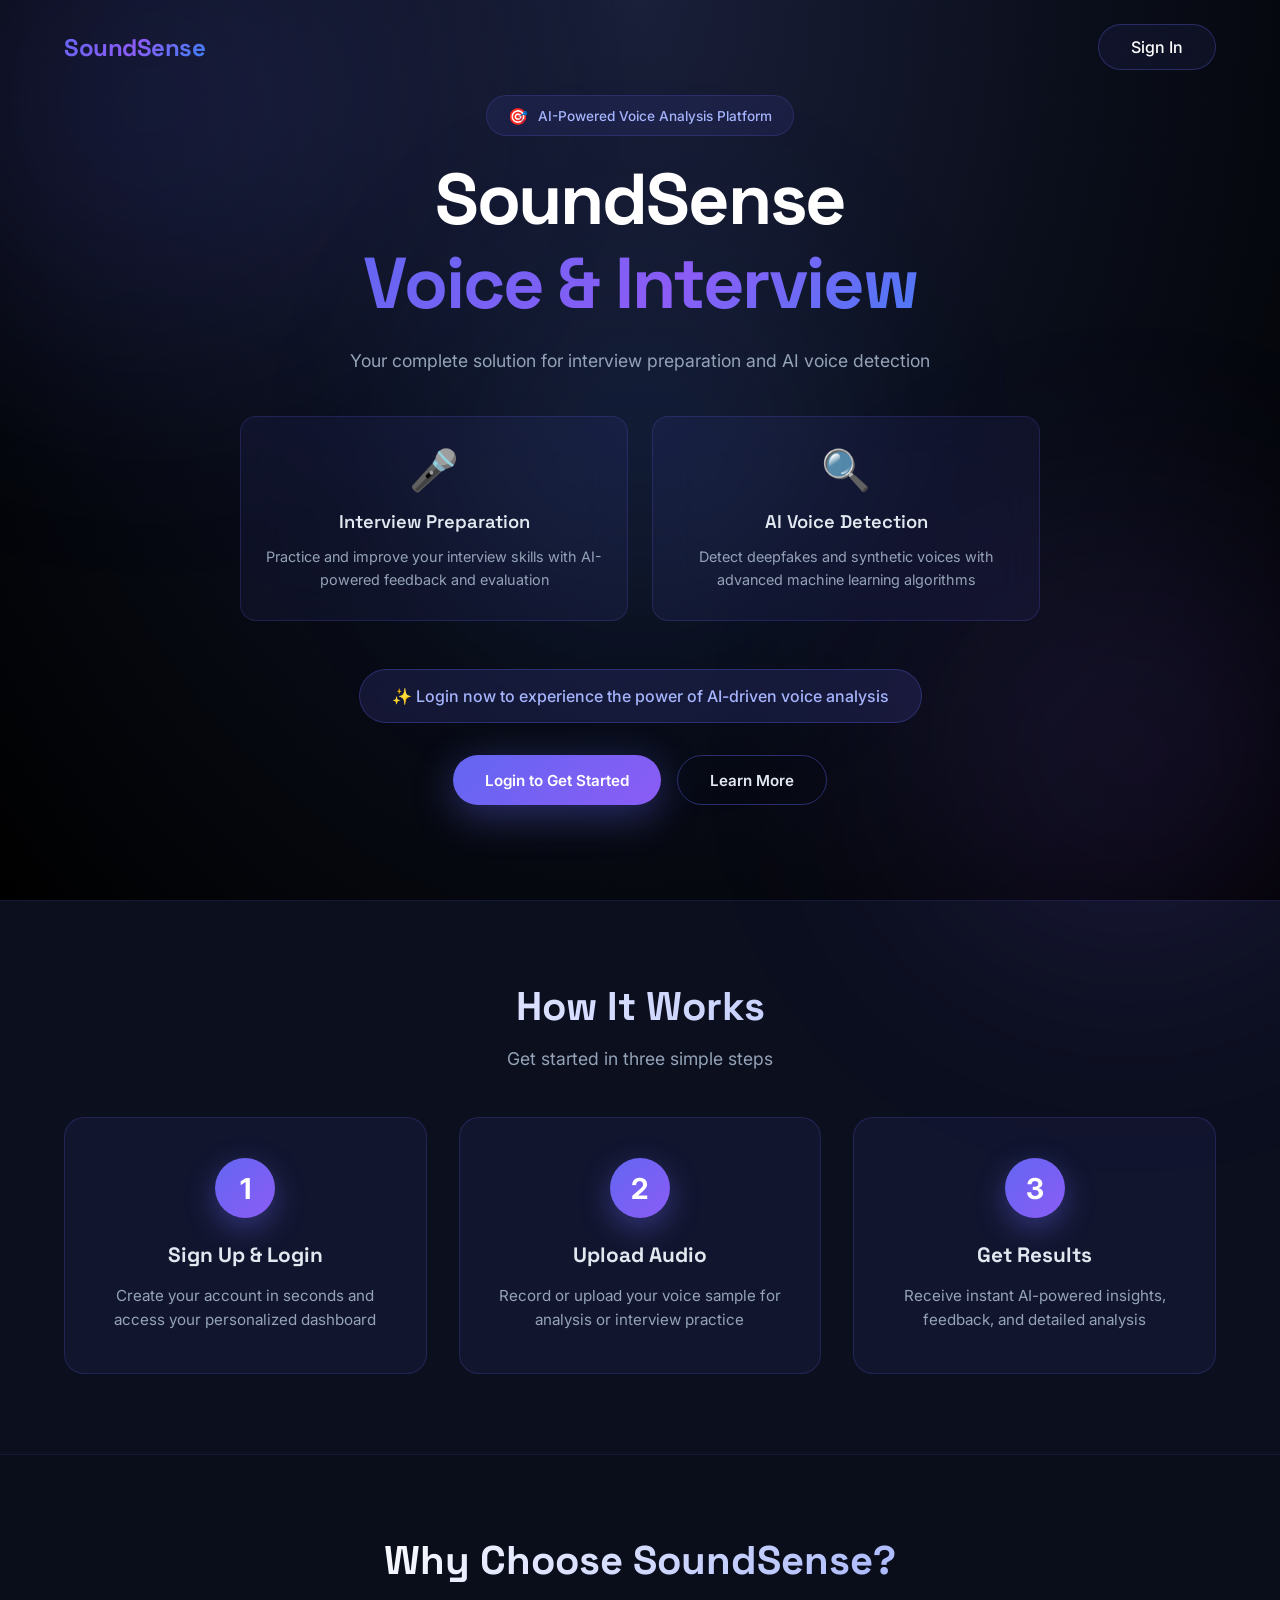
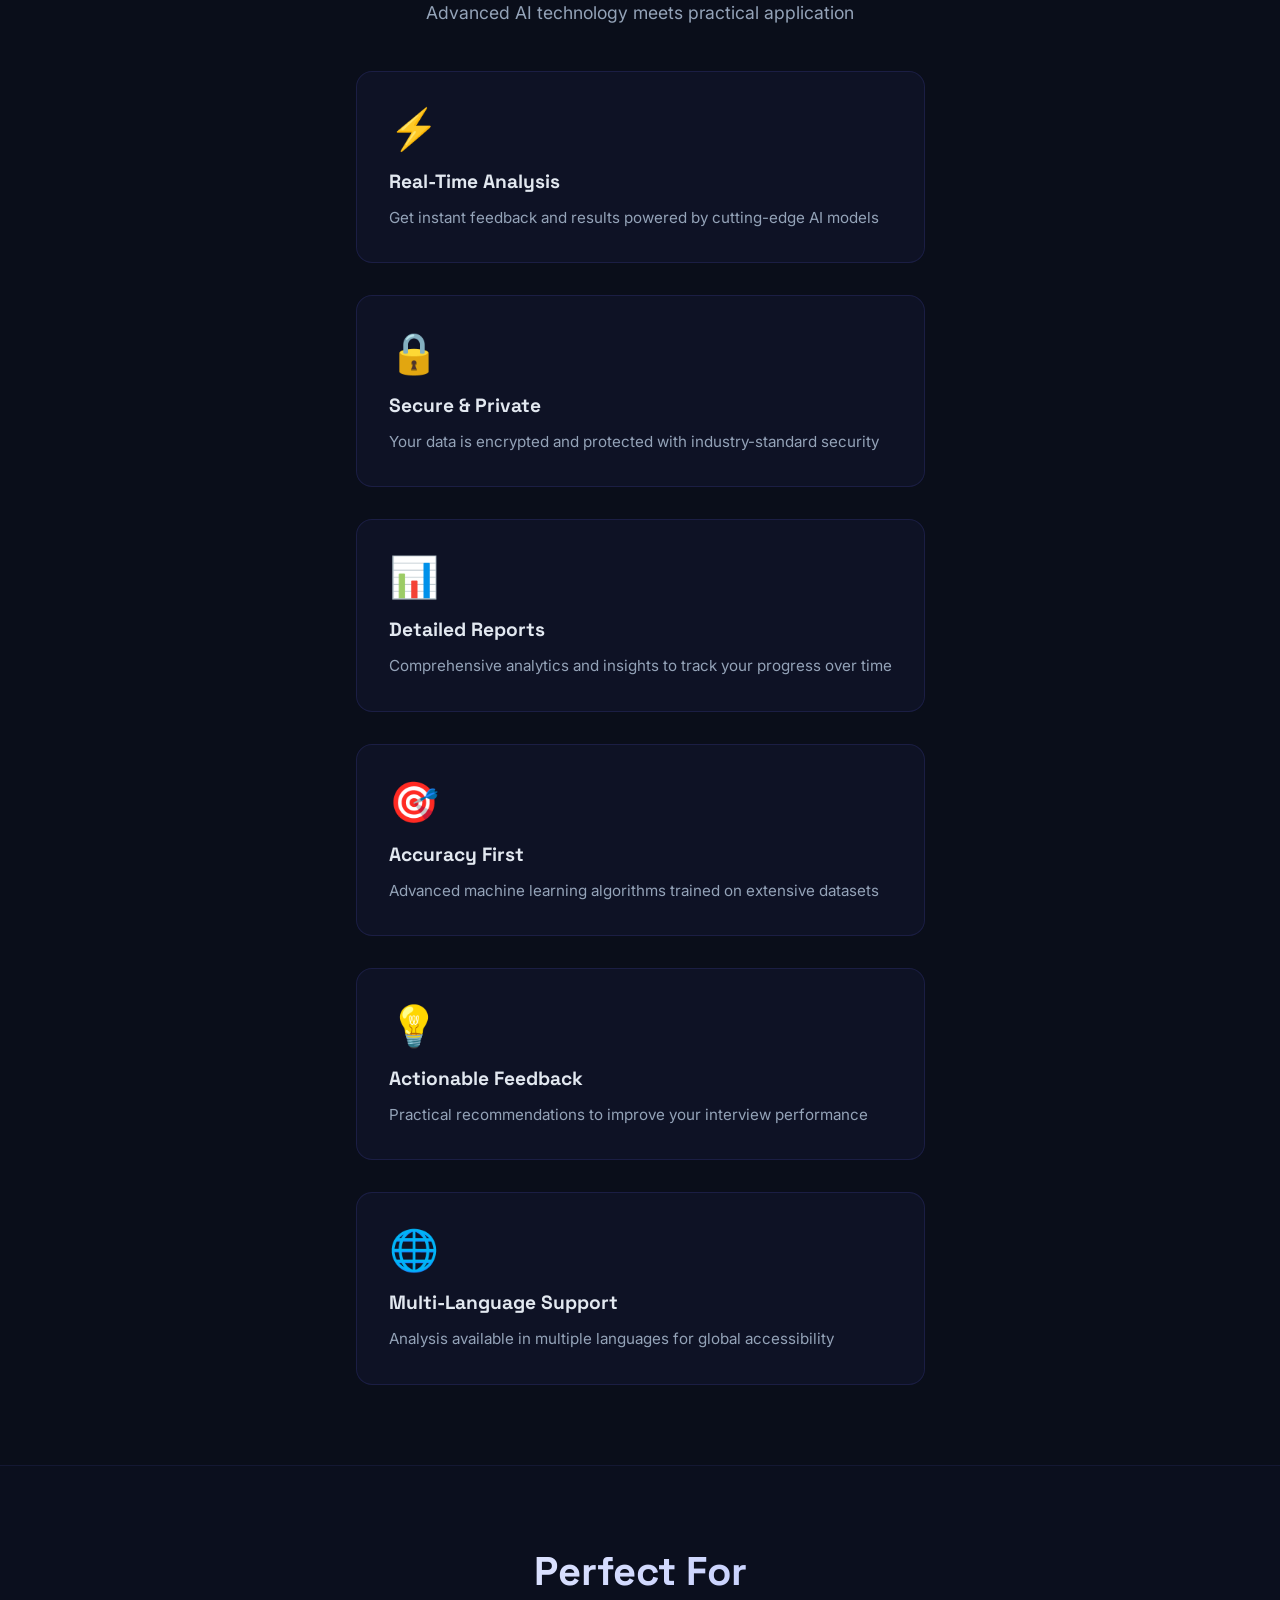
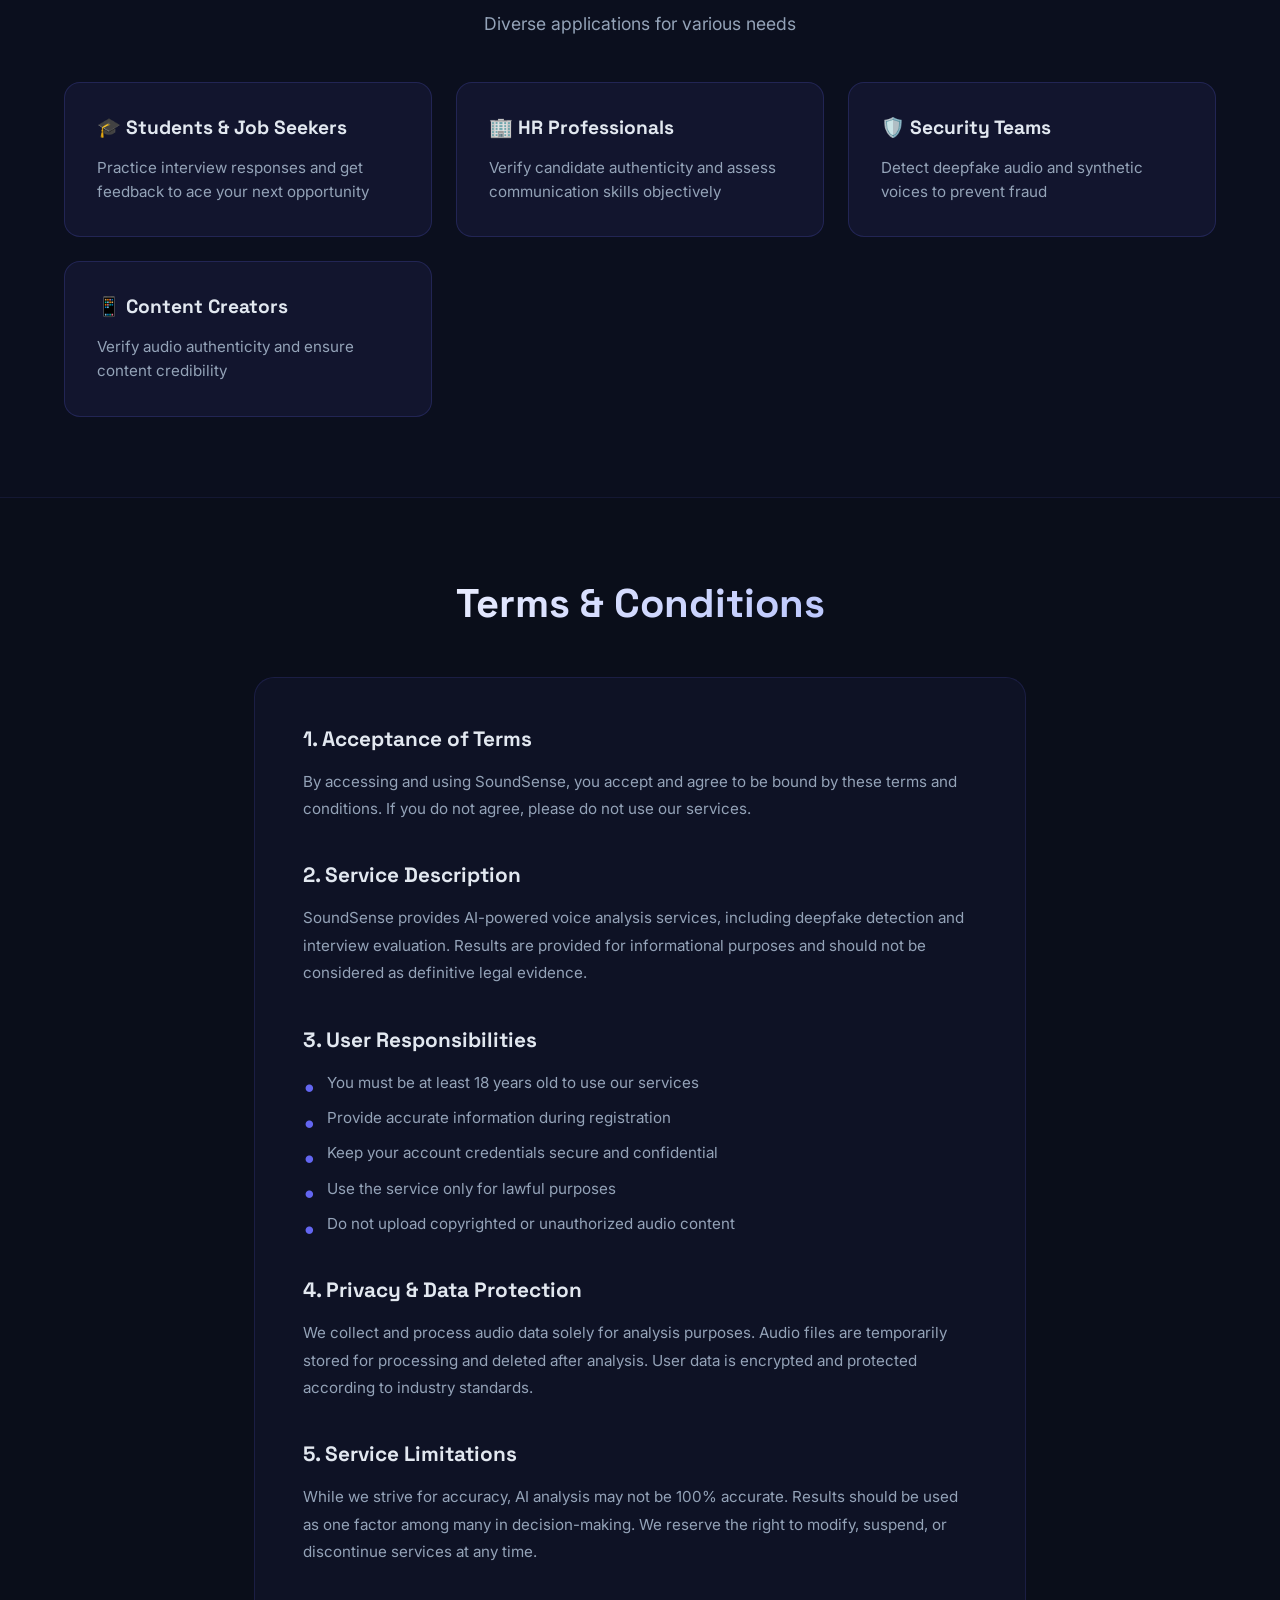
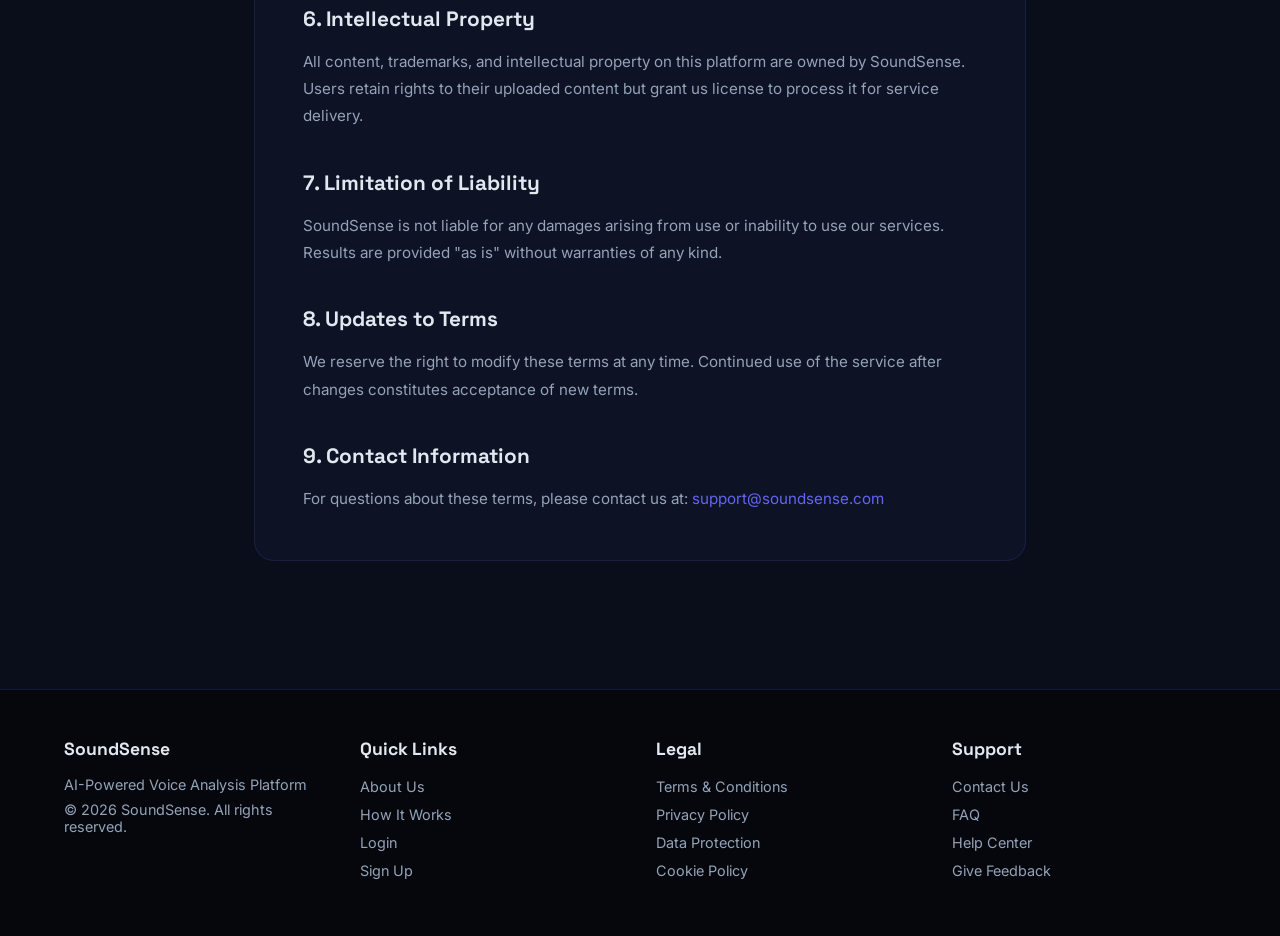
<file: frontend/index.html>
<!DOCTYPE html>
<html lang="en">
<head>
    <meta charset="UTF-8">
    <meta name="viewport" content="width=device-width, initial-scale=1.0">
    <title>SoundSense – Voice & Interview</title>
    <link rel="icon" type="image/svg+xml" href="favicon.svg">
    <link rel="alternate icon" href="favicon.ico">
    <!-- Modern typography -->
    <link href="https://fonts.googleapis.com/css2?family=Space+Grotesk:wght@300;400;500;600;700&family=Inter:wght@300;400;500;600;700&display=swap" rel="stylesheet">
    <link rel="stylesheet" href="css/landing.css">
</head>
<body class="landing-body">
    <!-- Enhanced Abstract background -->
    <div class="gradient-bg"></div>
    <div class="glow glow-1"></div>
    <div class="glow glow-2"></div>
    <div class="glow glow-3"></div>
    <div class="grid-overlay"></div>

    <!-- Scroll to top button -->
    <button id="scrollTopBtn" class="scroll-top-btn" onclick="window.scrollTo({top: 0, behavior: 'smooth'})">↑</button>

    <div class="landing-container">
        
        <nav class="landing-nav">
            <div class="logo">SoundSense</div>
            <a href="login.html" class="nav-signin-btn">Sign In</a>
        </nav>

        <header class="landing-hero">
            <div class="hero-badge">
                <span class="badge-icon">🎯</span>
                <span class="badge-text">AI-Powered Voice Analysis Platform</span>
            </div>
            <h1 class="hero-title">
                <span class="title-line">SoundSense</span>
                <span class="title-line gradient-text">Voice & Interview</span>
            </h1>
            <p class="hero-description">
                Your complete solution for interview preparation and AI voice detection
            </p>
            
            <div class="features-grid">
                <div class="feature-card">
                    <div class="feature-icon">🎤</div>
                    <h3>Interview Preparation</h3>
                    <p>Practice and improve your interview skills with AI-powered feedback and evaluation</p>
                </div>
                <div class="feature-card">
                    <div class="feature-icon">🔍</div>
                    <h3>AI Voice Detection</h3>
                    <p>Detect deepfakes and synthetic voices with advanced machine learning algorithms</p>
                </div>
            </div>
            
            <div class="login-prompt">
                <p class="prompt-text">✨ Login now to experience the power of AI-driven voice analysis</p>
            </div>
            
            <div class="hero-cta">
                <button class="cta-primary" onclick="window.location.href='login.html'">Login to Get Started</button>
                <a href="about.html" class="cta-secondary">Learn More</a>
            </div>
            
            <!-- Floating particles for visual interest -->
            <div class="particles">
                <div class="particle"></div>
                <div class="particle"></div>
                <div class="particle"></div>
                <div class="particle"></div>
                <div class="particle"></div>
            </div>
        </header>

        <!-- How It Works Section -->
        <section id="how-it-works" class="how-it-works-section">
            <div class="section-header">
                <h2 class="section-title">How It Works</h2>
                <p class="section-subtitle">Get started in three simple steps</p>
            </div>
            <div class="steps-container">
                <div class="step-card">
                    <div class="step-number">1</div>
                    <h3>Sign Up & Login</h3>
                    <p>Create your account in seconds and access your personalized dashboard</p>
                </div>
                <div class="step-card">
                    <div class="step-number">2</div>
                    <h3>Upload Audio</h3>
                    <p>Record or upload your voice sample for analysis or interview practice</p>
                </div>
                <div class="step-card">
                    <div class="step-number">3</div>
                    <h3>Get Results</h3>
                    <p>Receive instant AI-powered insights, feedback, and detailed analysis</p>
                </div>
            </div>
        </section>

        <!-- Benefits Section -->
        <section class="benefits-section">
            <div class="section-header">
                <h2 class="section-title">Why Choose SoundSense?</h2>
                <p class="section-subtitle">Advanced AI technology meets practical application</p>
            </div>
            <div class="benefits-grid">
                <div class="benefit-item">
                    <div class="benefit-icon">⚡</div>
                    <h3>Real-Time Analysis</h3>
                    <p>Get instant feedback and results powered by cutting-edge AI models</p>
                </div>
                <div class="benefit-item">
                    <div class="benefit-icon">🔒</div>
                    <h3>Secure & Private</h3>
                    <p>Your data is encrypted and protected with industry-standard security</p>
                </div>
                <div class="benefit-item">
                    <div class="benefit-icon">📊</div>
                    <h3>Detailed Reports</h3>
                    <p>Comprehensive analytics and insights to track your progress over time</p>
                </div>
                <div class="benefit-item">
                    <div class="benefit-icon">🎯</div>
                    <h3>Accuracy First</h3>
                    <p>Advanced machine learning algorithms trained on extensive datasets</p>
                </div>
                <div class="benefit-item">
                    <div class="benefit-icon">💡</div>
                    <h3>Actionable Feedback</h3>
                    <p>Practical recommendations to improve your interview performance</p>
                </div>
                <div class="benefit-item">
                    <div class="benefit-icon">🌐</div>
                    <h3>Multi-Language Support</h3>
                    <p>Analysis available in multiple languages for global accessibility</p>
                </div>
            </div>
        </section>

        <!-- Use Cases Section -->
        <section class="use-cases-section">
            <div class="section-header">
                <h2 class="section-title">Perfect For</h2>
                <p class="section-subtitle">Diverse applications for various needs</p>
            </div>
            <div class="use-cases-grid">
                <div class="use-case-card">
                    <h3>🎓 Students & Job Seekers</h3>
                    <p>Practice interview responses and get feedback to ace your next opportunity</p>
                </div>
                <div class="use-case-card">
                    <h3>🏢 HR Professionals</h3>
                    <p>Verify candidate authenticity and assess communication skills objectively</p>
                </div>
                <div class="use-case-card">
                    <h3>🛡️ Security Teams</h3>
                    <p>Detect deepfake audio and synthetic voices to prevent fraud</p>
                </div>
                <div class="use-case-card">
                    <h3>📱 Content Creators</h3>
                    <p>Verify audio authenticity and ensure content credibility</p>
                </div>
            </div>
        </section>

        <!-- Terms and Conditions Section -->
        <section id="terms" class="terms-section">
            <div class="section-header">
                <h2 class="section-title">Terms & Conditions</h2>
            </div>
            <div class="terms-content">
                <div class="terms-group">
                    <h3>1. Acceptance of Terms</h3>
                    <p>By accessing and using SoundSense, you accept and agree to be bound by these terms and conditions. If you do not agree, please do not use our services.</p>
                </div>
                
                <div class="terms-group">
                    <h3>2. Service Description</h3>
                    <p>SoundSense provides AI-powered voice analysis services, including deepfake detection and interview evaluation. Results are provided for informational purposes and should not be considered as definitive legal evidence.</p>
                </div>
                
                <div class="terms-group">
                    <h3>3. User Responsibilities</h3>
                    <ul>
                        <li>You must be at least 18 years old to use our services</li>
                        <li>Provide accurate information during registration</li>
                        <li>Keep your account credentials secure and confidential</li>
                        <li>Use the service only for lawful purposes</li>
                        <li>Do not upload copyrighted or unauthorized audio content</li>
                    </ul>
                </div>
                
                <div class="terms-group">
                    <h3>4. Privacy & Data Protection</h3>
                    <p>We collect and process audio data solely for analysis purposes. Audio files are temporarily stored for processing and deleted after analysis. User data is encrypted and protected according to industry standards.</p>
                </div>
                
                <div class="terms-group">
                    <h3>5. Service Limitations</h3>
                    <p>While we strive for accuracy, AI analysis may not be 100% accurate. Results should be used as one factor among many in decision-making. We reserve the right to modify, suspend, or discontinue services at any time.</p>
                </div>
                
                <div class="terms-group">
                    <h3>6. Intellectual Property</h3>
                    <p>All content, trademarks, and intellectual property on this platform are owned by SoundSense. Users retain rights to their uploaded content but grant us license to process it for service delivery.</p>
                </div>
                
                <div class="terms-group">
                    <h3>7. Limitation of Liability</h3>
                    <p>SoundSense is not liable for any damages arising from use or inability to use our services. Results are provided "as is" without warranties of any kind.</p>
                </div>
                
                <div class="terms-group">
                    <h3>8. Updates to Terms</h3>
                    <p>We reserve the right to modify these terms at any time. Continued use of the service after changes constitutes acceptance of new terms.</p>
                </div>
                
                <div class="terms-group">
                    <h3>9. Contact Information</h3>
                    <p>For questions about these terms, please contact us at: <a href="mailto:support@soundsense.com" class="email-link">support@soundsense.com</a></p>
                </div>
            </div>
        </section>

        <!-- Footer -->
        <footer class="landing-footer">
            <div class="footer-content">
                <div class="footer-section">
                    <h4>SoundSense</h4>
                    <p>AI-Powered Voice Analysis Platform</p>
                    <p class="copyright">© 2026 SoundSense. All rights reserved.</p>
                </div>
                <div class="footer-section">
                    <h4>Quick Links</h4>
                    <ul class="footer-links">
                        <li><a href="about.html">About Us</a></li>
                        <li><a href="#how-it-works">How It Works</a></li>
                        <li><a href="login.html">Login</a></li>
                        <li><a href="login.html">Sign Up</a></li>
                    </ul>
                </div>
                <div class="footer-section">
                    <h4>Legal</h4>
                    <ul class="footer-links">
                        <li><a href="#terms">Terms & Conditions</a></li>
                        <li><a href="#privacy">Privacy Policy</a></li>
                        <li><a href="#data">Data Protection</a></li>
                        <li><a href="#cookies">Cookie Policy</a></li>
                    </ul>
                </div>
                <div class="footer-section">
                    <h4>Support</h4>
                    <ul class="footer-links">
                        <li><a href="mailto:support@soundsense.com">Contact Us</a></li>
                        <li><a href="#faq">FAQ</a></li>
                        <li><a href="#help">Help Center</a></li>
                        <li><a href="#feedback">Give Feedback</a></li>
                    </ul>
                </div>
            </div>
        </footer>
    </div>

    <script>
        // Show/hide scroll to top button
        window.addEventListener('scroll', () => {
            const scrollBtn = document.getElementById('scrollTopBtn');
            if (window.pageYOffset > 300) {
                scrollBtn.classList.add('visible');
            } else {
                scrollBtn.classList.remove('visible');
            }
        });

        // Floating animation for glows
        document.querySelectorAll('.glow').forEach((glow, index) => {
            const delay = index * 2000;
            const duration = 8000 + (index * 2000);
            glow.style.animation = `float ${duration}ms ease-in-out ${delay}ms infinite alternate`;
        });

        // Mouse move parallax effect (subtle)
        let rafId;
        document.addEventListener('mousemove', (e) => {
            if (rafId) cancelAnimationFrame(rafId);
            
            rafId = requestAnimationFrame(() => {
                const { clientX, clientY } = e;
                const centerX = window.innerWidth / 2;
                const centerY = window.innerHeight / 2;
                
                const moveX = (clientX - centerX) / 80;
                const moveY = (clientY - centerY) / 80;
                
                document.querySelectorAll('.glow').forEach((glow, index) => {
                    const multiplier = (index + 1) * 0.3;
                    glow.style.transform = `translate(${moveX * multiplier}px, ${moveY * multiplier}px)`;
                });
            });
        });
        
        // Add subtle tilt effect to feature cards
        document.querySelectorAll('.feature-card').forEach(card => {
            card.addEventListener('mousemove', (e) => {
                const rect = card.getBoundingClientRect();
                const x = e.clientX - rect.left;
                const y = e.clientY - rect.top;
                
                const centerX = rect.width / 2;
                const centerY = rect.height / 2;
                
                const rotateX = (y - centerY) / 20;
                const rotateY = (centerX - x) / 20;
                
                card.style.transform = `perspective(1000px) rotateX(${rotateX}deg) rotateY(${rotateY}deg) translateY(-5px)`;
            });
            
            card.addEventListener('mouseleave', () => {
                card.style.transform = 'perspective(1000px) rotateX(0) rotateY(0) translateY(0)';
            });
        });
    </script>
</body>
</html>
</file>
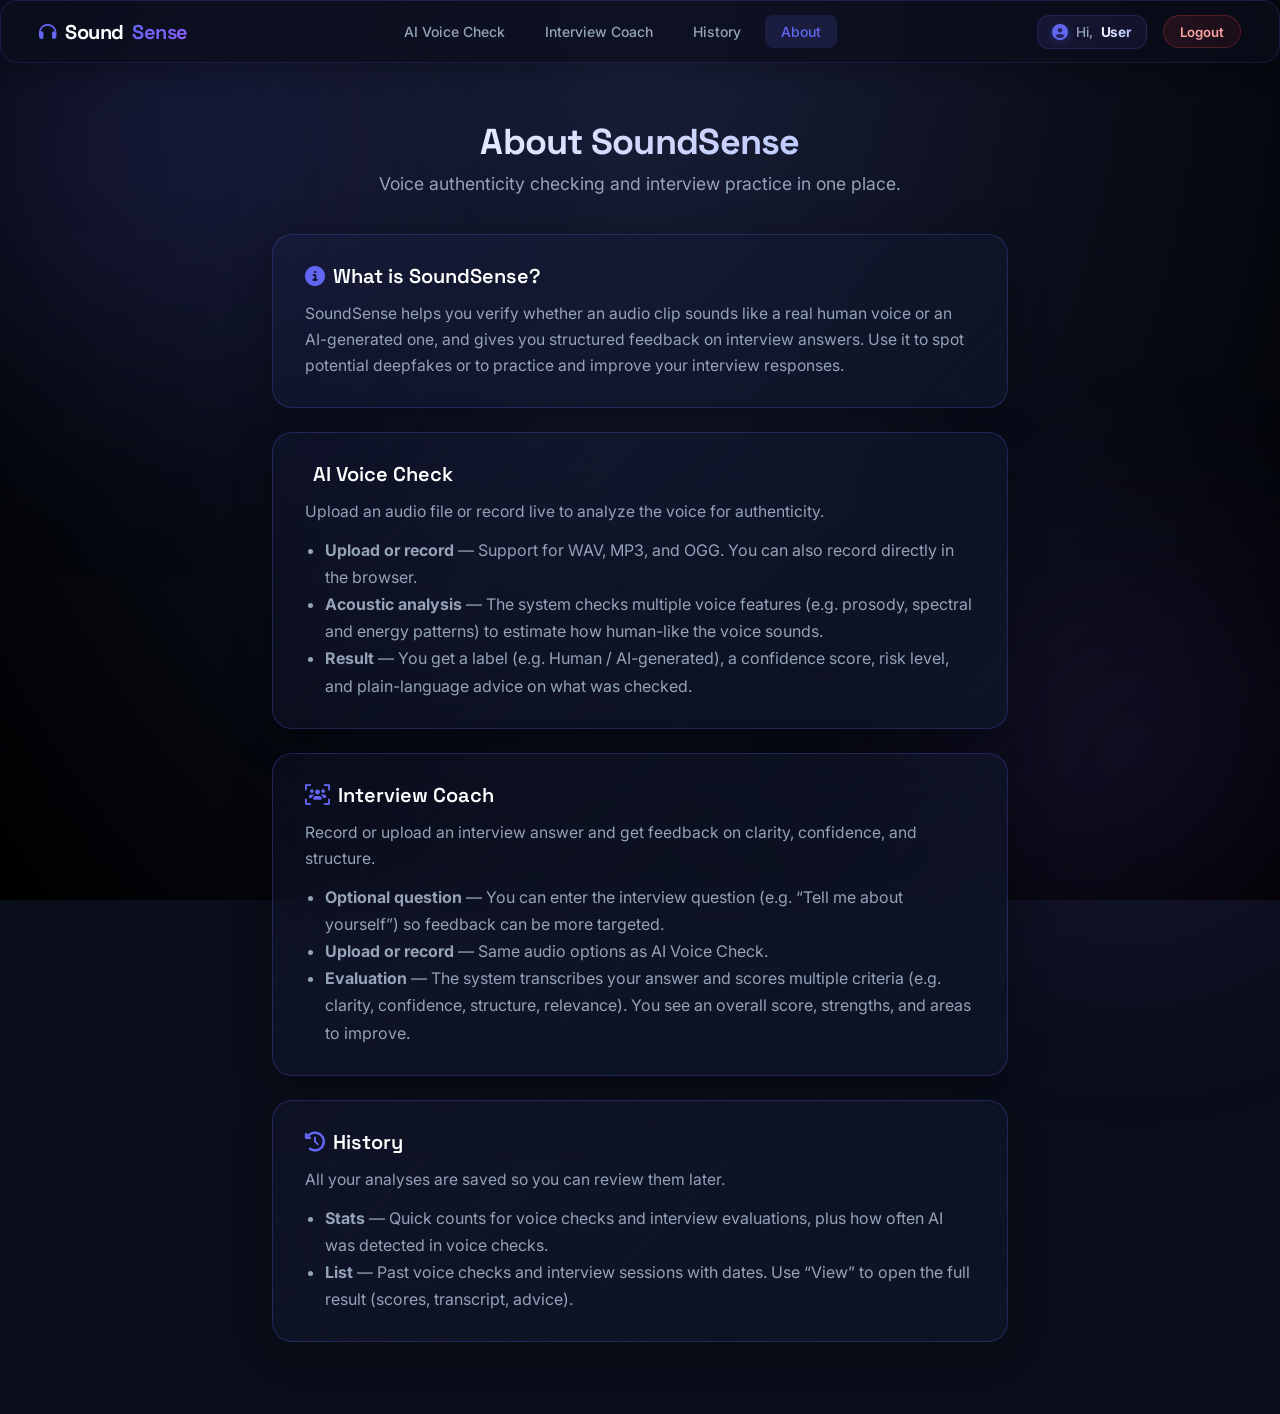
<file: frontend/about.html>
<!DOCTYPE html>
<html lang="en">
<head>
    <meta charset="UTF-8">
    <meta name="viewport" content="width=device-width, initial-scale=1.0">
    <title>About – SoundSense</title>    <link rel="icon" type="image/svg+xml" href="favicon.svg">
    <link rel="alternate icon" href="favicon.ico">    <link href="https://fonts.googleapis.com/css2?family=Space+Grotesk:wght@300;400;500;600;700&family=Inter:wght@300;400;500;600;700&display=swap" rel="stylesheet">
    <link rel="stylesheet" href="https://cdnjs.cloudflare.com/ajax/libs/font-awesome/6.4.0/css/all.min.css">
    <link rel="stylesheet" href="css/style.css">
    <style>
        .about-page-container {
            width: 100%;
            max-width: 800px;
            margin: 0 auto;
            padding: 2rem 2rem 3rem;
            position: relative;
            z-index: 1;
        }
        .about-hero {
            text-align: center;
            margin-bottom: 2.5rem;
        }
        .about-hero h1 {
            font-family: 'Space Grotesk', sans-serif;
            font-size: 2.25rem;
            margin-bottom: 0.5rem;
            font-weight: 700;
            background: linear-gradient(135deg, #ffffff, #a5b4fc);
            -webkit-background-clip: text;
            background-clip: text;
            -webkit-text-fill-color: transparent;
            letter-spacing: -0.02em;
        }
        .about-hero p {
            color: var(--text-muted);
            font-size: 1.1rem;
        }
        .about-section {
            background: linear-gradient(135deg, rgba(99, 102, 241, 0.06) 0%, rgba(15, 23, 42, 0.7) 100%);
            border: 1px solid rgba(99, 102, 241, 0.25);
            border-radius: 20px;
            padding: 1.75rem 2rem;
            margin-bottom: 1.5rem;
            backdrop-filter: blur(30px);
            box-shadow: 0 10px 40px rgba(0, 0, 0, 0.3);
            position: relative;
            overflow: hidden;
            transition: all 0.4s cubic-bezier(0.4, 0, 0.2, 1);
        }
        
        .about-section::before {
            content: '';
            position: absolute;
            top: 0;
            left: 0;
            right: 0;
            height: 3px;
            background: linear-gradient(90deg, var(--primary), var(--secondary), var(--accent));
            opacity: 0;
            transition: opacity 0.3s;
        }
        
        .about-section:hover {
            transform: translateY(-5px);
            border-color: rgba(99, 102, 241, 0.4);
            box-shadow: 0 15px 50px rgba(99, 102, 241, 0.25);
            background: linear-gradient(135deg, rgba(99, 102, 241, 0.1) 0%, rgba(15, 23, 42, 0.8) 100%);
        }
        
        .about-section:hover::before {
            opacity: 1;
        }
        .about-section h2 {
            font-family: 'Space Grotesk', sans-serif;
            font-size: 1.25rem;
            margin-bottom: 0.75rem;
            color: var(--text-main);
            display: flex;
            align-items: center;
            gap: 0.5rem;
            font-weight: 600;
        }
        .about-section h2 i {
            color: var(--primary);
        }
        .about-section p {
            color: var(--text-muted);
            line-height: 1.65;
            font-size: 0.98rem;
        }
        .about-section ul {
            margin: 0.75rem 0 0 1.25rem;
            color: var(--text-muted);
            line-height: 1.7;
        }
    </style>
</head>
<body>
    <header class="global-nav">
        <a href="app.html" class="nav-brand">
            <i class="fa-solid fa-headphones"></i> Sound<span class="highlight">Sense</span>
        </a>
        <nav class="nav-links">
            <a href="app.html">AI Voice Check</a>
            <a href="app.html">Interview Coach</a>
            <a href="app.html">History</a>
            <a href="about.html" class="active">About</a>
        </nav>
        <div class="nav-user">
            <span class="user-name">
                <i class="fa-solid fa-circle-user"></i>
                Hi, <span id="user-display-name">User</span>
            </span>
            <button id="logout-btn" class="btn-secondary btn-small">Logout</button>
        </div>
    </header>

    <div class="blob blob-1"></div>
    <div class="blob blob-2"></div>

    <div class="about-page-container">
        <div class="about-hero">
            <h1>About SoundSense</h1>
            <p>Voice authenticity checking and interview practice in one place.</p>
        </div>

        <section class="about-section">
            <h2><i class="fa-solid fa-circle-info"></i> What is SoundSense?</h2>
            <p>SoundSense helps you verify whether an audio clip sounds like a real human voice or an AI-generated one, and gives you structured feedback on interview answers. Use it to spot potential deepfakes or to practice and improve your interview responses.</p>
        </section>

        <section class="about-section">
            <h2><i class="fa-solid fa-waveform-lines"></i> AI Voice Check</h2>
            <p>Upload an audio file or record live to analyze the voice for authenticity.</p>
            <ul>
                <li><strong>Upload or record</strong> — Support for WAV, MP3, and OGG. You can also record directly in the browser.</li>
                <li><strong>Acoustic analysis</strong> — The system checks multiple voice features (e.g. prosody, spectral and energy patterns) to estimate how human-like the voice sounds.</li>
                <li><strong>Result</strong> — You get a label (e.g. Human / AI-generated), a confidence score, risk level, and plain-language advice on what was checked.</li>
            </ul>
        </section>

        <section class="about-section">
            <h2><i class="fa-solid fa-users-viewfinder"></i> Interview Coach</h2>
            <p>Record or upload an interview answer and get feedback on clarity, confidence, and structure.</p>
            <ul>
                <li><strong>Optional question</strong> — You can enter the interview question (e.g. “Tell me about yourself”) so feedback can be more targeted.</li>
                <li><strong>Upload or record</strong> — Same audio options as AI Voice Check.</li>
                <li><strong>Evaluation</strong> — The system transcribes your answer and scores multiple criteria (e.g. clarity, confidence, structure, relevance). You see an overall score, strengths, and areas to improve.</li>
            </ul>
        </section>

        <section class="about-section">
            <h2><i class="fa-solid fa-clock-rotate-left"></i> History</h2>
            <p>All your analyses are saved so you can review them later.</p>
            <ul>
                <li><strong>Stats</strong> — Quick counts for voice checks and interview evaluations, plus how often AI was detected in voice checks.</li>
                <li><strong>List</strong> — Past voice checks and interview sessions with dates. Use “View” to open the full result (scores, transcript, advice).</li>
            </ul>
        </section>
    </div>

    <script>
        (function() {
            var name = localStorage.getItem('user_name') || 'User';
            var el = document.getElementById('user-display-name');
            if (el) el.textContent = name;
            var btn = document.getElementById('logout-btn');
            if (btn) btn.addEventListener('click', function() {
                localStorage.removeItem('auth_token');
                localStorage.removeItem('user_name');
                window.location.href = 'login.html';
            });
        })();
    </script>
</body>
</html>
</file>
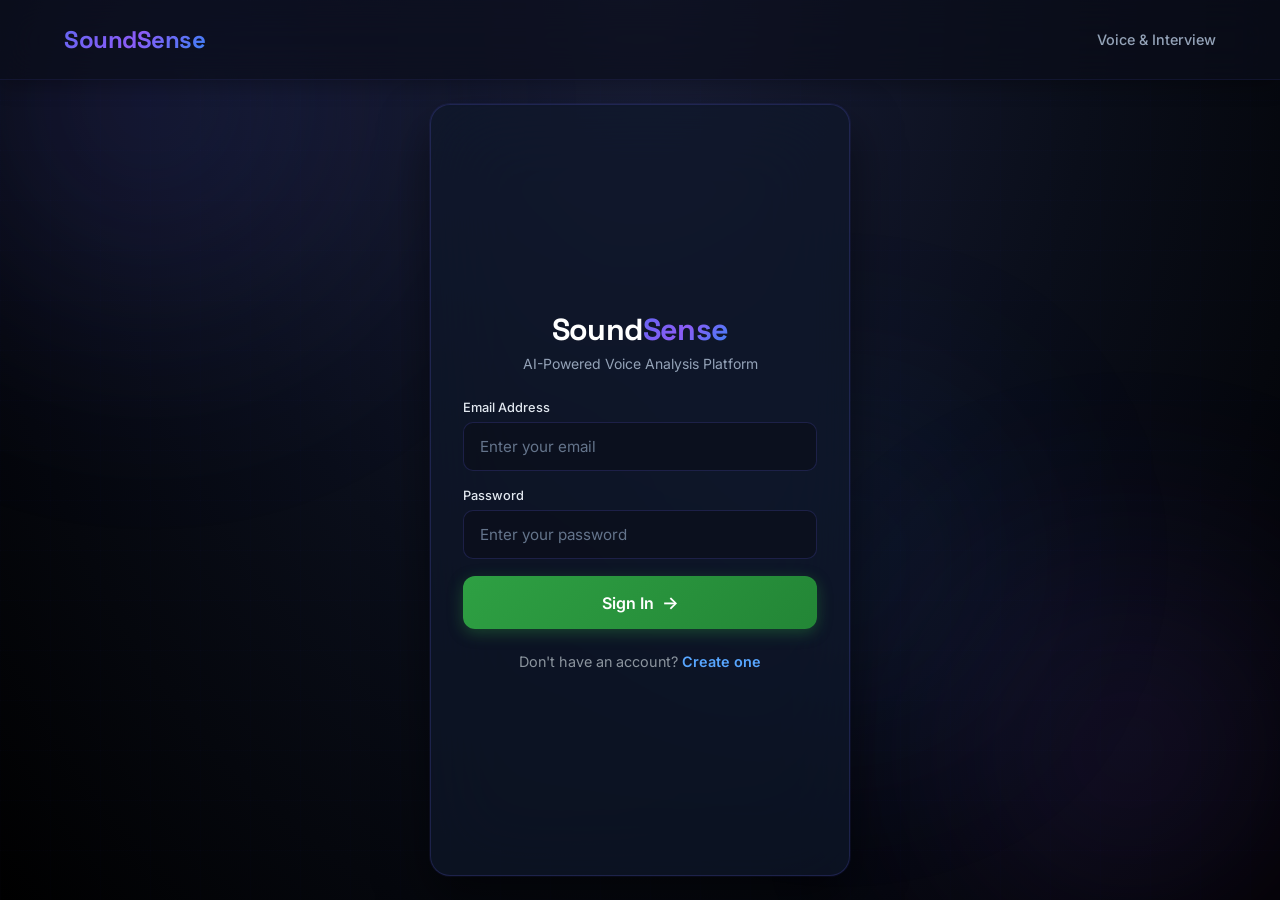
<file: frontend/app.html>
<!DOCTYPE html>
<html lang="en">
<head>
    <meta charset="UTF-8">
    <meta name="viewport" content="width=device-width, initial-scale=1.0">
    <title>SoundSense - Analysis</title>
    <link rel="icon" type="image/svg+xml" href="favicon.svg">
    <link rel="alternate icon" href="favicon.ico">
    <link href="https://fonts.googleapis.com/css2?family=Space+Grotesk:wght@300;400;500;600;700&family=Inter:wght@300;400;500;600;700&display=swap" rel="stylesheet">
    <link rel="stylesheet" href="https://cdnjs.cloudflare.com/ajax/libs/font-awesome/6.4.0/css/all.min.css">
    <link rel="stylesheet" href="css/style.css">
</head>
<body>
    <header class="global-nav">
        <a href="app.html" class="nav-brand">
            <i class="fa-solid fa-headphones"></i> Sound<span class="highlight">Sense</span>
        </a>
        <nav class="tabs">
            <button class="tab-btn active" data-tab="deepfake">AI Voice Check</button>
            <button class="tab-btn" data-tab="interview">Interview Coach</button>
            <button class="tab-btn" data-tab="history">History</button>
            <a href="about.html" class="tab-btn tab-btn-link">About</a>
        </nav>
        <div class="nav-user">
            <span class="user-name">
                <i class="fa-solid fa-circle-user"></i>
                Hi, <span id="user-display-name">User</span>
            </span>
            <button id="logout-btn" class="btn-secondary btn-small">Logout</button>
        </div>
    </header>

    <div class="blob blob-1"></div>
    <div class="blob blob-2"></div>

    <div class="app-container">
        <main>
            <!-- AI Voice Check Module -->
            <section id="deepfake" class="tab-content active glass-panel">
                <div class="header-text">
                    <h2>AI Voice Check</h2>
                    <p>Upload audio to check if the voice sounds authentic or AI-generated.</p>
                </div>
                
                <div class="upload-area" id="drop-area-df">
                    <input type="file" id="file-df" accept=".wav,.mp3,.ogg" hidden>
                    <i class="fa-solid fa-cloud-arrow-up"></i>
                    <h3>Drag & Drop Audio File Here</h3>
                    <p>or</p>
                    <div class="button-group">
                        <button class="btn-primary" onclick="document.getElementById('file-df').click()">Browse Files</button>
                        <button class="btn-secondary" id="record-btn-df"><i class="fa-solid fa-microphone"></i> Record Live</button>
                    </div>
                    <div class="file-name" id="file-name-df"></div>
                </div>

                <div class="action-bar">
                    <button class="btn-analyze" id="analyze-btn-df" disabled>
                        <span>Analyze Audio</span>
                        <i class="fa-solid fa-wand-magic-sparkles"></i>
                    </button>
                </div>

                <div class="loading-state hidden" id="loading-df">
                    <div class="progress-loader">
                        <div class="loader-icon">
                            <i class="fa-solid fa-cloud-arrow-up"></i>
                        </div>
                        <div class="progress-info">
                            <p class="progress-stage" id="progress-stage-df">Preparing upload...</p>
                            <div class="progress-bar-container">
                                <div class="progress-bar" id="progress-bar-df"></div>
                            </div>
                            <div class="progress-details">
                                <span class="progress-percent" id="progress-percent-df">0%</span>
                                <span class="progress-status" id="progress-status-df">Starting...</span>
                            </div>
                        </div>
                    </div>
                </div>

            </section>

            <!-- Interview Coach Module -->
            <section id="interview" class="tab-content glass-panel hidden">
                <div class="header-text">
                    <h2>Interview Coach</h2>
                    <p>Upload a recording of your answer and get feedback on clarity, confidence, and structure.</p>
                </div>

                <div class="input-group optional-question">
                    <label for="interview-question">Optional: Interview question (e.g. &quot;Tell me about yourself&quot;)</label>
                    <input type="text" id="interview-question" placeholder="Helps tailor feedback">
                </div>
                <div class="upload-area" id="drop-area-int">
                    <input type="file" id="file-int" accept=".wav,.mp3,.ogg" hidden>
                    <i class="fa-solid fa-users-viewfinder"></i>
                    <h3>Drag & Drop Interview Recording</h3>
                    <p>or</p>
                    <div class="button-group">
                        <button class="btn-primary" onclick="document.getElementById('file-int').click()">Browse Files</button>
                        <button class="btn-secondary" id="record-btn-int"><i class="fa-solid fa-microphone"></i> Record Live</button>
                    </div>
                    <div class="file-name" id="file-name-int"></div>
                </div>

                <div class="action-bar">
                    <button class="btn-analyze" id="analyze-btn-int" disabled>
                        <span>Evaluate Performance</span>
                        <i class="fa-solid fa-chart-line"></i>
                    </button>
                </div>

                <div class="loading-state hidden" id="loading-int">
                    <div class="progress-loader">
                        <div class="loader-icon">
                            <i class="fa-solid fa-cloud-arrow-up"></i>
                        </div>
                        <div class="progress-info">
                            <p class="progress-stage" id="progress-stage-int">Preparing upload...</p>
                            <div class="progress-bar-container">
                                <div class="progress-bar" id="progress-bar-int"></div>
                            </div>
                            <div class="progress-details">
                                <span class="progress-percent" id="progress-percent-int">0%</span>
                                <span class="progress-status" id="progress-status-int">Starting...</span>
                            </div>
                        </div>
                    </div>
                </div>

            </section>

            <!-- History & Stats -->
            <section id="history" class="tab-content glass-panel hidden">
                <div class="header-text">
                    <h2>Analysis History</h2>
                    <p>Your recent voice checks and interview practice.</p>
                </div>
                <div class="stats-strip" id="stats-strip">
                    <div class="stat-card">
                        <span class="stat-value" id="stat-df-total">0</span>
                        <span class="stat-label">Voice checks</span>
                    </div>
                    <div class="stat-card">
                        <span class="stat-value" id="stat-df-ai">0%</span>
                        <span class="stat-label">Detected AI</span>
                    </div>
                    <div class="stat-card">
                        <span class="stat-value" id="stat-int-total">0</span>
                        <span class="stat-label">Interviews</span>
                    </div>
                    <div class="stat-card">
                        <span class="stat-value" id="stat-int-avg">--</span>
                        <span class="stat-label">Avg score</span>
                    </div>
                </div>
                <div class="history-list" id="history-list">
                    <p class="text-muted">Loading history...</p>
                </div>
            </section>
        </main>
    </div>

    <!-- Toast container -->
    <div id="toast-container" class="toast-container" aria-live="polite"></div>
    <!-- Global loading overlay -->
    <div id="global-overlay" class="global-overlay hidden">
        <div class="overlay-spinner"></div>
        <p>Processing...</p>
    </div>

    <script src="js/main.js"></script>
</body>
</html>
</file>
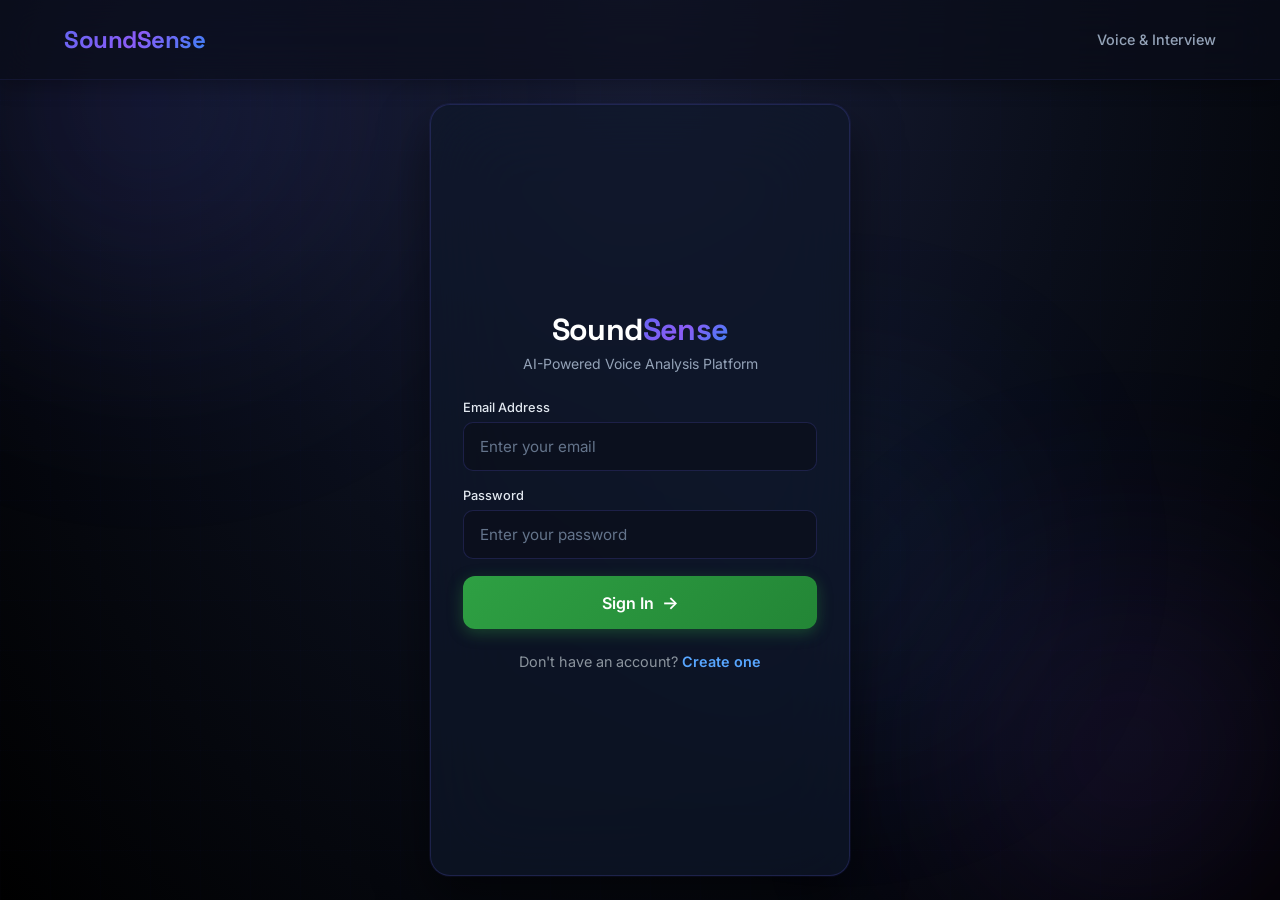
<file: frontend/df_result.html>
<!DOCTYPE html>
<html lang="en">
<head>
    <meta charset="UTF-8">
    <meta name="viewport" content="width=device-width, initial-scale=1.0">
    <title>SoundSense - Analysis Result</title>    <link rel="icon" type="image/svg+xml" href="favicon.svg">
    <link rel="alternate icon" href="favicon.ico">    <link href="https://fonts.googleapis.com/css2?family=Space+Grotesk:wght@300;400;500;600;700&family=Inter:wght@300;400;500;600;700&display=swap" rel="stylesheet">
    <link rel="stylesheet" href="https://cdnjs.cloudflare.com/ajax/libs/font-awesome/6.4.0/css/all.min.css">
    <link rel="stylesheet" href="css/style.css">
    <style>
        .result-page-container {
            width: 100%;
            max-width: 720px;
            margin: 0 auto;
            position: relative;
            z-index: 10;
        }
        .result-page-with-nav {
            padding-top: 2rem;
        }

        .back-btn {
            background: linear-gradient(135deg, rgba(99, 102, 241, 0.15) 0%, rgba(59, 130, 246, 0.1) 100%);
            color: var(--text-main);
            border: 1px solid rgba(99, 102, 241, 0.3);
            padding: 0.85rem 1.6rem;
            border-radius: 12px;
            text-decoration: none;
            display: inline-flex;
            align-items: center;
            gap: 0.6rem;
            margin-bottom: 2rem;
            font-weight: 600;
            transition: all 0.4s cubic-bezier(0.4, 0, 0.2, 1);
            position: relative;
            overflow: hidden;
        }

        .back-btn::before {
            content: '';
            position: absolute;
            inset: 0;
            background: linear-gradient(90deg, transparent, rgba(255, 255, 255, 0.1), transparent);
            transform: translateX(-100%);
            transition: transform 0.6s;
        }

        .back-btn:hover::before {
            transform: translateX(100%);
        }

        .back-btn:hover {
            background: linear-gradient(135deg, rgba(99, 102, 241, 0.25) 0%, rgba(59, 130, 246, 0.2) 100%);
            border-color: rgba(99, 102, 241, 0.5);
            transform: translateX(-8px);
            box-shadow: 0 6px 20px rgba(99, 102, 241, 0.3);
        }

        .huge-prediction {
            text-align: center;
            font-size: 2.5rem;
            font-weight: 800;
            margin-bottom: 1rem;
            text-shadow: 0 4px 20px rgba(0,0,0,0.5), 0 0 30px currentColor;
            animation: glow-text 2s ease-in-out infinite;
        }

        @keyframes glow-text {
            0%, 100% { 
                filter: drop-shadow(0 0 10px currentColor);
            }
            50% { 
                filter: drop-shadow(0 0 20px currentColor);
            }
        }

        .prediction-card {
            background: linear-gradient(135deg, rgba(15, 23, 42, 0.85) 0%, rgba(15, 23, 42, 0.65) 100%);
            backdrop-filter: blur(20px);
            -webkit-backdrop-filter: blur(20px);
            border: 1px solid rgba(99, 102, 241, 0.2);
            border-radius: 18px;
            padding: 2rem;
            box-shadow: 0 20px 60px rgba(0, 0, 0, 0.5), 0 0 0 1px rgba(99, 102, 241, 0.1);
            animation: slideUp 0.8s cubic-bezier(0.16, 1, 0.3, 1) forwards;
            position: relative;
            overflow: hidden;
            transition: all 0.4s cubic-bezier(0.4, 0, 0.2, 1);
            max-width: 700px;
            margin: 0 auto;
        }

        .prediction-card::before {
            content: '';
            position: absolute;
            inset: 0;
            border-radius: 18px;
            padding: 1px;
            background: linear-gradient(135deg, rgba(99, 102, 241, 0.4), rgba(139, 92, 246, 0.2), rgba(59, 130, 246, 0.3));
            -webkit-mask: linear-gradient(#fff 0 0) content-box, linear-gradient(#fff 0 0);
            -webkit-mask-composite: xor;
            mask: linear-gradient(#fff 0 0) content-box, linear-gradient(#fff 0 0);
            mask-composite: exclude;
            pointer-events: none;
            opacity: 0.6;
            transition: opacity 0.4s;
        }

        .prediction-card:hover {
            transform: translateY(-4px);
            box-shadow: 0 24px 70px rgba(99, 102, 241, 0.3), 0 0 0 1px rgba(99, 102, 241, 0.2);
        }

        .prediction-card:hover::before {
            opacity: 1;
        }

        .card-bg-pulse {
            position: absolute;
            top: -50%;
            left: -50%;
            width: 200%;
            height: 200%;
            background: radial-gradient(circle at 50% 50%, rgba(46, 160, 67, 0.1), transparent 60%);
            z-index: 0;
            pointer-events: none;
        }

        @keyframes slideUp {
            from { opacity: 0; transform: translateY(40px); }
            to { opacity: 1; transform: translateY(0); }
        }

        .huge-prediction.authentic-text { color: var(--success); }
        .huge-prediction.fake-text { color: var(--danger); }

        .confidence-circle {
            width: 140px;
            height: 140px;
            border-radius: 50%;
            background: linear-gradient(135deg, rgba(99, 102, 241, 0.12) 0%, rgba(0, 0, 0, 0.4) 100%);
            display: flex;
            flex-direction: column;
            justify-content: center;
            align-items: center;
            margin: 0 auto 1.5rem;
            border: 3px solid transparent;
            background-clip: padding-box;
            box-shadow: 0 0 40px rgba(99, 102, 241, 0.4), inset 0 0 20px rgba(99, 102, 241, 0.1);
            animation: pulse-circle 2.5s ease-in-out infinite;
            position: relative;
            z-index: 1;
        }

        .confidence-circle::before {
            content: '';
            position: absolute;
            inset: -3px;
            border-radius: 50%;
            background: linear-gradient(135deg, var(--primary) 0%, var(--secondary) 50%, var(--accent) 100%);
            z-index: -1;
            filter: blur(4px);
        }

        @keyframes pulse-circle {
            0%, 100% { 
                transform: scale(1);
                box-shadow: 0 0 40px rgba(99, 102, 241, 0.4), inset 0 0 20px rgba(99, 102, 241, 0.1);
            }
            50% { 
                transform: scale(1.05);
                box-shadow: 0 0 60px rgba(99, 102, 241, 0.6), inset 0 0 30px rgba(99, 102, 241, 0.2);
            }
        }

        /* Audio Player Styling */
        #res-audio-player {
            filter: saturate(0.8) brightness(0.85);
            transition: all 0.3s ease;
        }

        #res-audio-player:hover {
            filter: saturate(1) brightness(1);
        }

        .audio-section {
            background: rgba(99, 102, 241, 0.05);
            padding: 1rem;
            border-radius: 14px;
            border: 1px solid rgba(99, 102, 241, 0.1);
        }

        .conf-value {
            font-size: 2.2rem;
            font-weight: 800;
            background: linear-gradient(135deg, #ffffff 0%, #6366f1 100%);
            -webkit-background-clip: text;
            background-clip: text;
            -webkit-text-fill-color: transparent;
            line-height: 1.1;
            filter: drop-shadow(0 2px 8px rgba(99, 102, 241, 0.5));
        }

        .conf-label {
            font-size: 0.85rem;
            color: var(--text-muted);
            text-transform: uppercase;
            letter-spacing: 1px;
        }

        .details-grid {
            display: grid;
            grid-template-columns: 1fr 1fr;
            gap: 1.5rem;
            margin-top: 2rem;
            position: relative;
            z-index: 1;
        }

        .detail-box {
            background: rgba(255,255,255,0.03);
            border: 1px solid rgba(255,255,255,0.08);
            padding: 1.5rem;
            border-radius: 16px;
        }

        .detail-box h4 {
            color: var(--text-muted);
            font-size: 0.9rem;
            text-transform: uppercase;
            letter-spacing: 1px;
            margin-bottom: 0.8rem;
            display: flex;
            align-items: center;
            gap: 0.5rem;
        }

        .detail-value {
            font-size: 1.1rem;
            color: white;
            font-weight: 500;
        }

        .explanation-text {
            text-align: center;
            font-size: 1.1rem;
            color: var(--text-muted);
            margin-bottom: 2rem;
            line-height: 1.6;
            position: relative;
            z-index: 1;
        }

        .transcript-full { grid-column: 1 / -1; font-style: italic; color: #cbd5e1; border-left: 4px solid var(--accent); }
        .voice-summary-full { grid-column: 1 / -1; }
        .voice-summary-list { list-style: none; }
        .voice-summary-list li { padding: 0.6rem 0; border-bottom: 1px solid rgba(255,255,255,0.06); display: flex; flex-direction: column; gap: 0.2rem; }
        .voice-summary-list li:last-child { border-bottom: none; }
        .voice-summary-list .vs-label { font-weight: 600; color: var(--text-main); }
        .voice-summary-list .vs-desc { font-size: 0.9rem; color: var(--text-muted); }
        .risk-duration-bar { display: flex; flex-wrap: wrap; gap: 1rem; align-items: center; margin-bottom: 1.5rem; position: relative; z-index: 1; }
        .risk-badge { padding: 0.4rem 1rem; border-radius: 999px; font-size: 0.9rem; font-weight: 600; text-transform: uppercase; }
        .risk-badge.low { background: rgba(16, 185, 129, 0.2); color: var(--success); }
        .risk-badge.medium { background: rgba(245, 158, 11, 0.2); color: var(--warning); }
        .risk-badge.high { background: rgba(239, 68, 68, 0.2); color: var(--danger); }
        .duration-badge { color: var(--text-muted); font-size: 0.95rem; }
        .advice-list { list-style: none; margin-bottom: 1.5rem; position: relative; z-index: 1; }
        .advice-list li { padding: 0.5rem 0; padding-left: 1.5rem; position: relative; color: var(--text-muted); font-size: 0.95rem; line-height: 1.4; }
        .advice-list li::before { content: "•"; position: absolute; left: 0; color: var(--accent); }
        .tooltip-icon { opacity: 0.7; cursor: help; font-size: 0.85rem; }
    </style>
</head>
<body>
    <header class="global-nav">
        <a href="app.html" class="nav-brand">
            <i class="fa-solid fa-headphones"></i> Sound<span class="highlight">Sense</span>
        </a>
        <nav class="nav-links">
            <a href="app.html">AI Voice Check</a>
            <a href="app.html">Interview Coach</a>
            <a href="app.html">History</a>
            <a href="about.html">About</a>
        </nav>
        <div class="nav-user">
            <span class="user-name">
                <i class="fa-solid fa-circle-user"></i>
                Hi, <span id="user-display-name">User</span>
            </span>
            <button id="logout-btn" class="btn-secondary btn-small">Logout</button>
        </div>
    </header>

    <div class="blob blob-1"></div>
    <div class="blob blob-2"></div>

    <div class="result-page-container result-page-with-nav">
        <a href="app.html" class="back-btn">
            <i class="fa-solid fa-arrow-left"></i> Analyze Another Audio
        </a>

        <div class="prediction-card">
            <div class="card-bg-pulse" id="pulse-bg"></div>
            
            <div class="confidence-circle" id="conf-circle">
                <div class="conf-value" id="res-confidence">--%</div>
                <div class="conf-label">Confidence</div>
            </div>

            <h1 class="huge-prediction" id="res-prediction">Loading...</h1>
            
            <p class="explanation-text" id="res-explanation">Retrieving analysis data...</p>

            <div class="audio-section" id="audio-section" style="text-align: center; margin: 1.5rem 0; position: relative; z-index: 1;">
                <div style="display: flex; align-items: center; justify-content: center; gap: 0.5rem; margin-bottom: 0.75rem; color: var(--text-muted); font-size: 0.9rem;">
                    <i class="fa-solid fa-music"></i>
                    <span>Original Audio</span>
                </div>
                <audio id="res-audio-player" controls style="width: 100%; max-width: 450px; height: 40px; border-radius: 50px; outline: none; display: none;"></audio>
                <p id="audio-unavailable-msg" style="display: none; color: var(--text-muted); font-size: 0.85rem; font-style: italic;">
                    <i class="fa-solid fa-info-circle"></i> Audio file not available for historical results
                </p>
            </div>

            <div class="risk-duration-bar">
                <span class="risk-badge" id="res-risk-badge">--</span>
                <span class="duration-badge" id="res-duration">Duration: --</span>
            </div>
            <ul class="advice-list" id="res-advice"></ul>

            <div class="details-grid">
                <div class="detail-box">
                    <h4><i class="fa-solid fa-language"></i> Language</h4>
                    <div class="detail-value" id="res-language">Unknown</div>
                </div>
                <div class="detail-box">
                    <h4><i class="fa-solid fa-clock"></i> Duration</h4>
                    <div class="detail-value" id="res-duration-val">--</div>
                </div>
                <div class="detail-box voice-summary-full" id="voice-summary-box" style="display: none;">
                    <h4><i class="fa-solid fa-list-check"></i> What we checked</h4>
                    <ul class="voice-summary-list" id="res-voice-summary"></ul>
                </div>

                <div class="detail-box transcript-full">
                    <h4><i class="fa-solid fa-comment-dots"></i> Detected Transcript</h4>
                    <div class="detail-value" id="res-transcript" style="font-size: 0.95rem; font-weight: normal;">No transcript available.</div>
                </div>
            </div>
        </div>
    </div>

    <script src="js/df_result.js"></script>
    <script>
        document.getElementById('user-display-name').textContent = localStorage.getItem('user_name') || 'User';
        document.getElementById('logout-btn').addEventListener('click', function() {
            localStorage.removeItem('auth_token');
            localStorage.removeItem('user_name');
            window.location.href = 'login.html';
        });
    </script>
</body>
</html>
</file>
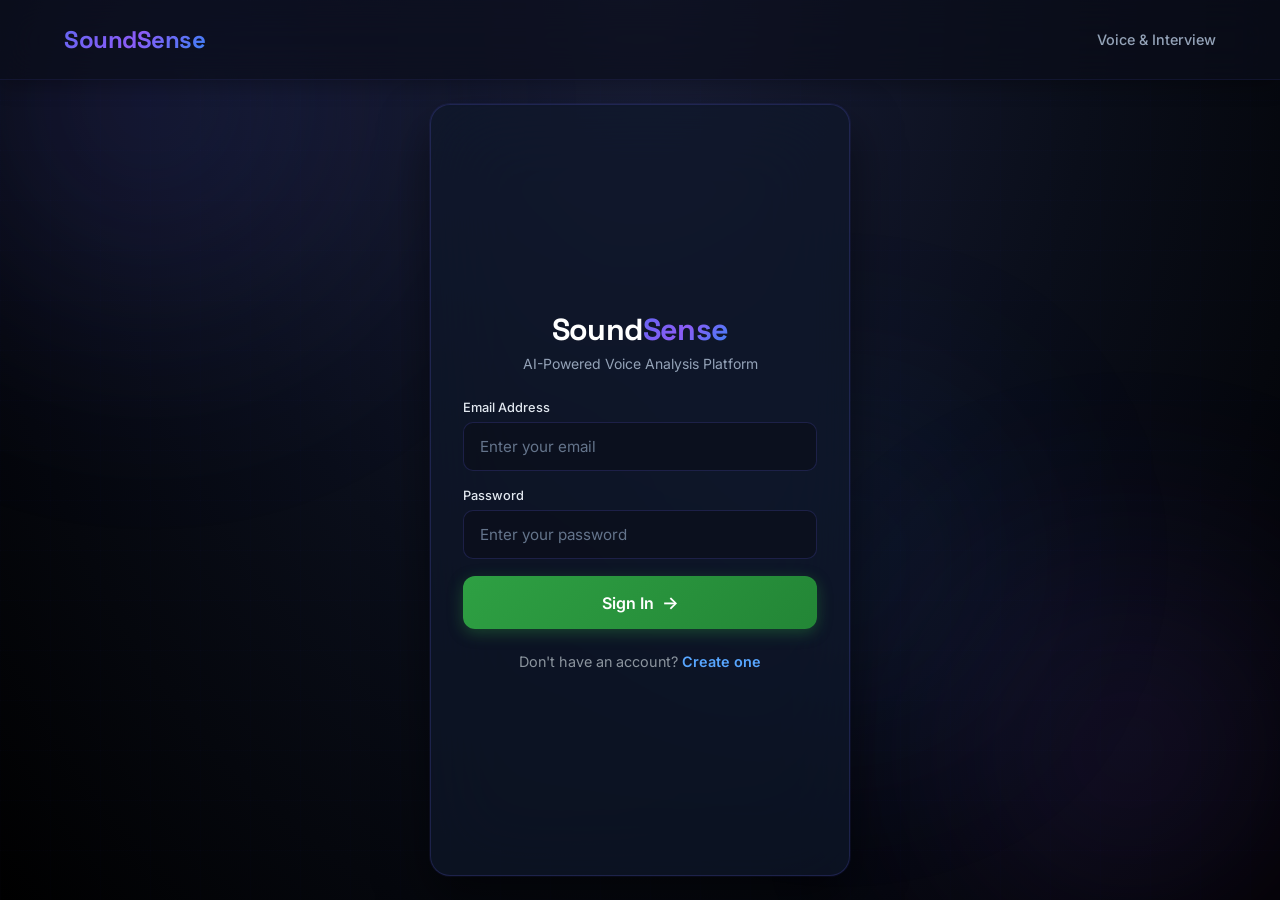
<file: frontend/int_result.html>
<!DOCTYPE html>
<html lang="en">
<head>
    <meta charset="UTF-8">
    <meta name="viewport" content="width=device-width, initial-scale=1.0">
    <title>SoundSense - Interview Feedback</title>
    <link rel="icon" type="image/svg+xml" href="favicon.svg">
    <link rel="alternate icon" href="favicon.ico">
    <link href="https://fonts.googleapis.com/css2?family=Space+Grotesk:wght@300;400;500;600;700&family=Inter:wght@300;400;500;600;700&display=swap" rel="stylesheet">
    <link rel="stylesheet" href="https://cdnjs.cloudflare.com/ajax/libs/font-awesome/6.4.0/css/all.min.css">
    <link rel="stylesheet" href="css/style.css">
    <style>
        .result-page-container {
            width: 100%;
            max-width: 1000px;
            margin: 0 auto;
            position: relative;
            z-index: 10;
        }
        .result-page-with-nav {
            padding-top: 2rem;
        }

        .back-btn {
            background: linear-gradient(135deg, rgba(99, 102, 241, 0.15) 0%, rgba(59, 130, 246, 0.1) 100%);
            color: var(--text-main);
            border: 1px solid rgba(99, 102, 241, 0.3);
            padding: 0.85rem 1.6rem;
            border-radius: 12px;
            text-decoration: none;
            display: inline-flex;
            align-items: center;
            gap: 0.6rem;
            margin-bottom: 2rem;
            font-weight: 600;
            transition: all 0.4s cubic-bezier(0.4, 0, 0.2, 1);
            position: relative;
            overflow: hidden;
        }

        .back-btn::before {
            content: '';
            position: absolute;
            inset: 0;
            background: linear-gradient(90deg, transparent, rgba(255, 255, 255, 0.1), transparent);
            transform: translateX(-100%);
            transition: transform 0.6s;
        }

        .back-btn:hover::before {
            transform: translateX(100%);
        }

        .back-btn:hover {
            background: linear-gradient(135deg, rgba(99, 102, 241, 0.25) 0%, rgba(59, 130, 246, 0.2) 100%);
            border-color: rgba(99, 102, 241, 0.5);
            transform: translateX(-8px);
            box-shadow: 0 6px 20px rgba(99, 102, 241, 0.3);
        }

        .dashboard-grid {
            display: grid;
            grid-template-columns: 1fr 2fr;
            gap: 2rem;
            animation: fadeInUp 0.8s ease-out forwards;
        }

        @keyframes fadeInUp {
            from {
                opacity: 0;
                transform: translateY(30px);
            }
            to {
                opacity: 1;
                transform: translateY(0);
            }
        }

        .left-col {
            display: flex;
            flex-direction: column;
            gap: 2rem;
        }

        .right-col {
            display: flex;
            flex-direction: column;
            gap: 2rem;
        }

        .glass-card {
            background: linear-gradient(135deg, rgba(15, 23, 42, 0.85) 0%, rgba(15, 23, 42, 0.65) 100%);
            backdrop-filter: blur(20px);
            -webkit-backdrop-filter: blur(20px);
            border: 1px solid rgba(99, 102, 241, 0.2);
            border-radius: 18px;
            padding: 1.75rem;
            box-shadow: 0 12px 45px rgba(0, 0, 0, 0.4), 0 0 0 1px rgba(99, 102, 241, 0.1);
            position: relative;
            overflow: hidden;
            transition: all 0.4s cubic-bezier(0.4, 0, 0.2, 1);
        }

        .glass-card::before {
            content: '';
            position: absolute;
            inset: 0;
            border-radius: 18px;
            padding: 1px;
            background: linear-gradient(135deg, rgba(99, 102, 241, 0.4), rgba(139, 92, 246, 0.2), rgba(59, 130, 246, 0.3));
            -webkit-mask: linear-gradient(#fff 0 0) content-box, linear-gradient(#fff 0 0);
            -webkit-mask-composite: xor;
            mask: linear-gradient(#fff 0 0) content-box, linear-gradient(#fff 0 0);
            mask-composite: exclude;
            pointer-events: none;
            opacity: 0.5;
            transition: opacity 0.4s;
        }

        .glass-card:hover {
            transform: translateY(-4px);
            box-shadow: 0 16px 60px rgba(99, 102, 241, 0.25), 0 0 0 1px rgba(99, 102, 241, 0.2);
            border-color: rgba(99, 102, 241, 0.35);
        }

        .glass-card:hover::before {
            opacity: 1;
        }

        .score-display {
            display: flex;
            flex-direction: column;
            align-items: center;
            text-align: center;
            position: relative;
        }

        .score-display::after {
            content: '';
            position: absolute;
            inset: -20px;
            background: radial-gradient(circle at center, rgba(99, 102, 241, 0.15) 0%, transparent 70%);
            z-index: -1;
            pointer-events: none;
            animation: glow-pulse 3s ease-in-out infinite;
        }

        @keyframes glow-pulse {
            0%, 100% { 
                opacity: 0.6;
                transform: scale(1);
            }
            50% { 
                opacity: 1;
                transform: scale(1.05);
            }
        }

        .score-circle-container {
            position: relative;
            width: 180px;
            height: 180px;
            margin-bottom: 1rem;
            filter: drop-shadow(0 8px 25px rgba(99, 102, 241, 0.4));
        }

        .score-circle-container svg {
            width: 100%;
            height: 100%;
            transform: rotate(-90deg);
        }

        .score-circle-container circle {
            fill: none;
            stroke-width: 10;
            stroke-linecap: round;
        }

        .circle-bg {
            stroke: rgba(255, 255, 255, 0.08);
        }

        .circle-progress {
            stroke: url(#gradient);
            stroke-dasharray: 440;
            stroke-dashoffset: 440;
            transition: stroke-dashoffset 1.8s cubic-bezier(0.4, 0, 0.2, 1);
            filter: drop-shadow(0 0 8px rgba(99, 102, 241, 0.6));
        }

        .score-number {
            position: absolute;
            top: 50%;
            left: 50%;
            transform: translate(-50%, -50%);
            font-size: 3.5rem;
            font-weight: 800;
            background: linear-gradient(135deg, #ffffff 0%, #6366f1 100%);
            -webkit-background-clip: text;
            background-clip: text;
            -webkit-text-fill-color: transparent;
            line-height: 1;
            filter: drop-shadow(0 2px 8px rgba(99, 102, 241, 0.5));
            animation: pulse-score 2s ease-in-out infinite;
        }

        @keyframes pulse-score {
            0%, 100% { transform: translate(-50%, -50%) scale(1); }
            50% { transform: translate(-50%, -50%) scale(1.05); }
        }

        .score-number small {
            font-size: 1rem;
            color: var(--text-muted);
            font-weight: 400;
            display: block;
            margin-top: -5px;
            background: none;
            -webkit-text-fill-color: var(--text-muted);
        }

        .feedback-text {
            color: var(--text-muted);
            line-height: 1.6;
            margin-top: 1rem;
        }

        h3.section-title {
            font-size: 1.15rem;
            margin-bottom: 1.5rem;
            display: flex;
            align-items: center;
            gap: 0.6rem;
            color: white;
            border-bottom: 1px solid rgba(99, 102, 241, 0.15);
            padding-bottom: 0.9rem;
            font-weight: 600;
            background: linear-gradient(135deg, #ffffff, #a5b4fc);
            -webkit-background-clip: text;
            background-clip: text;
            -webkit-text-fill-color: transparent;
        }

        h3.section-title i {
            background: linear-gradient(135deg, var(--primary), var(--accent));
            -webkit-background-clip: text;
            background-clip: text;
            -webkit-text-fill-color: transparent;
            font-size: 1.1rem;
        }

        .criteria-list {
            display: flex;
            flex-direction: column;
            gap: 1.2rem;
        }

        .criterion-item {
            background: linear-gradient(135deg, rgba(99, 102, 241, 0.05) 0%, rgba(0, 0, 0, 0.2) 100%);
            padding: 1.2rem;
            border-radius: 14px;
            border: 1px solid rgba(99, 102, 241, 0.12);
            transition: all 0.3s cubic-bezier(0.4, 0, 0.2, 1);
            position: relative;
            overflow: hidden;
        }

        .criterion-item::before {
            content: '';
            position: absolute;
            top: 0;
            left: -100%;
            width: 100%;
            height: 100%;
            background: linear-gradient(90deg, transparent, rgba(99, 102, 241, 0.1), transparent);
            transition: left 0.6s;
        }

        .criterion-item:hover {
            background: linear-gradient(135deg, rgba(99, 102, 241, 0.08) 0%, rgba(0, 0, 0, 0.25) 100%);
            border-color: rgba(99, 102, 241, 0.25);
            transform: translateX(4px);
        }

        .criterion-item:hover::before {
            left: 100%;
        }

        .criterion-header {
            display: flex;
            justify-content: space-between;
            margin-bottom: 0.8rem;
            font-weight: 500;
        }

        .progress-bar {
            height: 10px;
            background: rgba(15, 23, 42, 0.6);
            border-radius: 10px;
            overflow: hidden;
            box-shadow: inset 0 2px 6px rgba(0, 0, 0, 0.3);
            position: relative;
        }

        .progress-bar::before {
            content: '';
            position: absolute;
            inset: 0;
            background: linear-gradient(90deg, 
                transparent 0%, 
                rgba(255, 255, 255, 0.1) 50%, 
                transparent 100%);
            animation: shimmer 3s infinite;
        }

        @keyframes shimmer {
            0% { transform: translateX(-100%); }
            100% { transform: translateX(100%); }
        }

        .progress-fill {
            height: 100%;
            background: linear-gradient(90deg, 
                var(--primary) 0%, 
                var(--secondary) 50%, 
                var(--accent) 100%);
            background-size: 200% 100%;
            width: 0;
            transition: width 1.2s cubic-bezier(0.4, 0, 0.2, 1);
            border-radius: 10px;
            box-shadow: 0 0 12px rgba(99, 102, 241, 0.6);
            animation: gradient-shift 3s ease infinite;
        }

        @keyframes gradient-shift {
            0%, 100% { background-position: 0% 50%; }
            50% { background-position: 100% 50%; }
        }

        .suggestions-list {
            list-style: none;
        }

        .suggestions-list li {
            position: relative;
            padding-left: 2.5rem;
            margin-bottom: 1.2rem;
            color: var(--text-main);
            line-height: 1.6;
            font-size: 0.95rem;
            transition: all 0.3s;
        }

        .suggestions-list li::before {
            content: "💡";
            position: absolute;
            left: 0;
            top: 2px;
            font-size: 1.3rem;
            filter: drop-shadow(0 2px 4px rgba(245, 158, 11, 0.4));
        }

        .suggestions-list li:hover {
            color: white;
            transform: translateX(4px);
        }

        .strengths-list { 
            list-style: none; 
        }
        
        .strengths-list li { 
            padding: 0.7rem 0; 
            padding-left: 2rem; 
            position: relative; 
            color: var(--text-main);
            line-height: 1.6;
            font-size: 0.95rem;
            transition: all 0.3s;
        }
        
        .strengths-list li::before { 
            content: "✓"; 
            position: absolute; 
            left: 0; 
            color: var(--success); 
            font-weight: bold;
            font-size: 1.3rem;
            background: rgba(16, 185, 129, 0.15);
            width: 24px;
            height: 24px;
            display: flex;
            align-items: center;
            justify-content: center;
            border-radius: 50%;
            top: 50%;
            transform: translateY(-50%);
        }

        .strengths-list li:hover {
            color: white;
            transform: translateX(4px);
        }
        
        .tooltip-icon { 
            opacity: 0.7; 
            cursor: help; 
            font-size: 0.85rem; 
        }

        /* Special Card Styling */
        .strengths-card {
            background: linear-gradient(135deg, rgba(16, 185, 129, 0.12) 0%, rgba(5, 150, 105, 0.08) 100%) !important;
            border-color: rgba(16, 185, 129, 0.3) !important;
            box-shadow: 0 12px 45px rgba(16, 185, 129, 0.2), 0 0 0 1px rgba(16, 185, 129, 0.15) !important;
        }

        .strengths-card:hover {
            box-shadow: 0 16px 60px rgba(16, 185, 129, 0.3), 0 0 0 1px rgba(16, 185, 129, 0.25) !important;
        }

        .improvement-card {
            background: linear-gradient(135deg, rgba(245, 158, 11, 0.08) 0%, rgba(217, 119, 6, 0.05) 100%) !important;
            border-color: rgba(245, 158, 11, 0.25) !important;
            box-shadow: 0 12px 45px rgba(245, 158, 11, 0.15), 0 0 0 1px rgba(245, 158, 11, 0.1) !important;
        }

        .improvement-card:hover {
            box-shadow: 0 16px 60px rgba(245, 158, 11, 0.25), 0 0 0 1px rgba(245, 158, 11, 0.2) !important;
        }

        .improvement-card h3.section-title {
            border-bottom-color: rgba(245, 158, 11, 0.2) !important;
        }

        /* Audio Player Styling */
        #res-audio-player {
            filter: saturate(0.8) brightness(0.85);
            transition: all 0.3s ease;
        }

        #res-audio-player:hover {
            filter: saturate(1) brightness(1);
        }

        @media (max-width: 768px) {
            .dashboard-grid {
                grid-template-columns: 1fr;
            }
        }
    </style>
</head>
<body>
    <header class="global-nav">
        <a href="app.html" class="nav-brand">
            <i class="fa-solid fa-headphones"></i> Sound<span class="highlight">Sense</span>
        </a>
        <nav class="nav-links">
            <a href="app.html">AI Voice Check</a>
            <a href="app.html">Interview Coach</a>
            <a href="app.html">History</a>
            <a href="about.html">About</a>
        </nav>
        <div class="nav-user">
            <span class="user-name">
                <i class="fa-solid fa-circle-user"></i>
                Hi, <span id="user-display-name">User</span>
            </span>
            <button id="logout-btn" class="btn-secondary btn-small">Logout</button>
        </div>
    </header>

    <div class="blob blob-1"></div>
    <div class="blob blob-2" style="background: radial-gradient(circle, var(--success) 0%, transparent 70%);"></div>

    <div class="result-page-container result-page-with-nav">
        <a href="app.html" class="back-btn">
            <i class="fa-solid fa-arrow-left"></i> Back to Dashboard
        </a>

        <div class="dashboard-grid">
            <!-- Left Column: Overall Score & Transcript -->
            <div class="left-col">
                <div class="glass-card score-display">
                    <div class="score-circle-container">
                        <svg viewBox="0 0 160 160">
                            <defs>
                                <linearGradient id="gradient" x1="0%" y1="0%" x2="100%" y2="100%">
                                    <stop offset="0%" style="stop-color:#6366f1;stop-opacity:1" />
                                    <stop offset="50%" style="stop-color:#8b5cf6;stop-opacity:1" />
                                    <stop offset="100%" style="stop-color:#3b82f6;stop-opacity:1" />
                                </linearGradient>
                            </defs>
                            <circle class="circle-bg" cx="80" cy="80" r="70"></circle>
                            <circle class="circle-progress" id="score-ring" cx="80" cy="80" r="70"></circle>
                        </svg>
                        <div class="score-number">
                            <span id="res-overall-score">--</span>
                            <small>/ 100</small>
                        </div>
                    </div>
                    <h2 style="margin-bottom: 0.5rem; color: white; font-size: 1.6rem; font-weight: 700;">Overall Performance</h2>
                    <p class="feedback-text" id="res-overall-feedback">Loading feedback...</p>
                </div>

                <div class="glass-card">
                    <h3 class="section-title"><i class="fa-solid fa-play"></i> Original Audio</h3>
                    <div style="text-align: center;">
                        <audio id="res-audio-player" controls style="width: 100%; max-width: 100%; height: 40px; border-radius: 50px; outline: none; display: none;"></audio>
                        <p id="audio-unavailable-msg" style="display: none; color: var(--text-muted); font-size: 0.9rem; font-style: italic; margin: 0.5rem 0;">
                            <i class="fa-solid fa-info-circle"></i> Audio file not available for historical results
                        </p>
                    </div>
                </div>

                <div class="glass-card strengths-card">
                    <h3 class="section-title" style="color: var(--success);"><i class="fa-solid fa-star"></i> What you did well <span class="tooltip-icon" title="Top 3 criteria by score">ⓘ</span></h3>
                    <ul class="strengths-list" id="res-strengths"></ul>
                </div>
                <div class="glass-card" id="question-card" style="display: none;">
                    <h3 class="section-title"><i class="fa-solid fa-question-circle"></i> Question addressed</h3>
                    <p id="res-question" style="color: var(--text-muted); font-style: italic;"></p>
                </div>
                <div class="glass-card">
                    <h3 class="section-title"><i class="fa-solid fa-language"></i> Detected Language</h3>
                    <p id="res-language" style="color: white; font-size: 1.1rem; font-weight: 500;">Unknown</p>
                </div>
                <div class="glass-card">
                    <h3 class="section-title"><i class="fa-solid fa-comment-dots"></i> Transcript <span class="tooltip-icon" title="Speech-to-text result">ⓘ</span></h3>
                    <p id="res-transcript" style="font-style: italic; color: var(--text-muted); line-height: 1.6;">...</p>
                </div>
            </div>

            <!-- Right Column: Criteria & Suggestions -->
            <div class="right-col">
                <div class="glass-card">
                    <h3 class="section-title"><i class="fa-solid fa-chart-bar"></i> Detailed Breakdown</h3>
                    <div class="criteria-list" id="res-criteria-list">
                        <!-- Populated by JS -->
                    </div>
                </div>

                <div class="glass-card improvement-card">
                    <h3 class="section-title" style="color: var(--warning);">
                        <i class="fa-solid fa-bullseye"></i> Areas for Improvement
                    </h3>
                    <ul class="suggestions-list" id="res-suggestions">
                        <!-- Populated by JS -->
                    </ul>
                </div>
            </div>
        </div>
    </div>

    <script src="js/int_result.js"></script>
    <script>
        document.getElementById('user-display-name').textContent = localStorage.getItem('user_name') || 'User';
        document.getElementById('logout-btn').addEventListener('click', function() {
            localStorage.removeItem('auth_token');
            localStorage.removeItem('user_name');
            window.location.href = 'login.html';
        });
    </script>
</body>
</html>
</file>
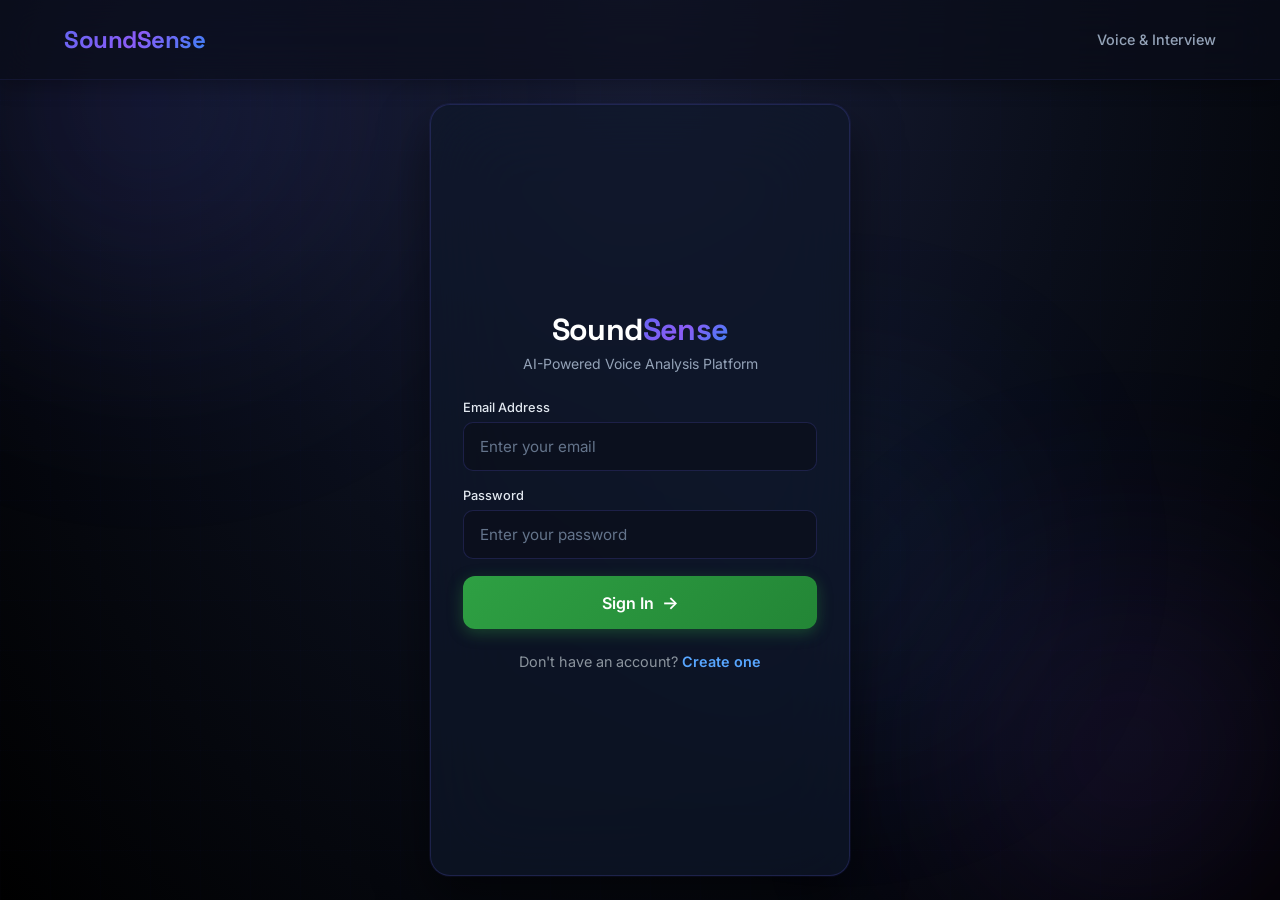
<file: frontend/login.html>
<!DOCTYPE html>
<html lang="en">
<head>
    <meta charset="UTF-8">
    <meta name="viewport" content="width=device-width, initial-scale=1.0">
    <title>SoundSense | Authentication</title>
    <link rel="icon" type="image/svg+xml" href="favicon.svg">
    <link rel="alternate icon" href="favicon.ico">
    <link href="https://fonts.googleapis.com/css2?family=Space+Grotesk:wght@300;400;500;600;700&family=Inter:wght@300;400;500;600;700&display=swap" rel="stylesheet">
    <link rel="stylesheet" href="https://cdnjs.cloudflare.com/ajax/libs/font-awesome/6.4.0/css/all.min.css">
    <link rel="stylesheet" href="css/login.css">
</head>
<body class="auth-body">
    <!-- Enhanced Abstract background -->
    <div class="gradient-bg"></div>
    <div class="glow glow-1"></div>
    <div class="glow glow-2"></div>
    <div class="glow glow-3"></div>
    <div class="grid-overlay"></div>

    <header class="auth-page-header">
        <a href="index.html" class="auth-header-brand">
            <span class="brand-text">SoundSense</span>
        </a>
        <span class="auth-header-tagline">Voice & Interview</span>
    </header>

    <div class="auth-container">
        <div class="auth-header">
            <h1 class="auth-title">Sound<span class="gradient-text">Sense</span></h1>
            <p class="auth-subtitle">AI-Powered Voice Analysis Platform</p>
        </div>

        <!-- Login Form -->
        <div class="auth-form-container" id="login-form-container">
            <form id="login-form">
                <div class="input-group">
                    <label for="login-email">Email Address</label>
                    <input type="email" id="login-email" placeholder="Enter your email" required>
                </div>
                <div class="input-group">
                    <label for="login-password">Password</label>
                    <input type="password" id="login-password" placeholder="Enter your password" required>
                </div>
                <button type="submit" class="btn primary-btn auth-btn">Sign In <span class="arrow">→</span></button>
            </form>
            <p class="auth-switch">Don't have an account? <a href="#" id="switch-to-register">Create one</a></p>
        </div>

        <!-- Registration Form (Hidden by default) -->
        <div class="auth-form-container hidden" id="register-form-container">
            <form id="register-form">
                <div class="input-group">
                    <label for="register-name">Full Name</label>
                    <input type="text" id="register-name" placeholder="John Doe" required>
                </div>
                <div class="input-group">
                    <label for="register-email">Email Address</label>
                    <input type="email" id="register-email" placeholder="john@example.com" required>
                </div>
                <div class="input-group">
                    <label for="register-password">Password</label>
                    <input type="password" id="register-password" placeholder="Create a strong password" required>
                </div>
                <button type="submit" class="btn secondary-btn auth-btn">Create Account</button>
            </form>
            <p class="auth-switch">Already have an account? <a href="#" id="switch-to-login">Sign in</a></p>
        </div>

        <!-- Error/Success Messages -->
        <div id="auth-message" class="auth-message hidden"></div>
    </div>

    <script src="js/login.js"></script>
</body>
</html>
</file>
<file: frontend/css/landing.css>
/* landing.css - Enhanced Modern Design */

* {
    margin: 0;
    padding: 0;
    box-sizing: border-box;
}

body.landing-body {
    margin: 0;
    padding: 0;
    background: #0a0e1a;
    color: #ffffff;
    font-family: 'Inter', -apple-system, BlinkMacSystemFont, sans-serif;
    overflow-x: hidden;
    overflow-y: auto;
    min-height: 100vh;
    position: relative;
    scroll-behavior: smooth;
}

/* Enhanced Background */
.gradient-bg {
    position: fixed;
    width: 100%;
    height: 100%;
    background: radial-gradient(ellipse at top, #1a1f3a 0%, #0a0e1a 50%, #000000 100%);
    z-index: -2;
}

.grid-overlay {
    position: fixed;
    width: 100%;
    height: 100%;
    background-image: 
        linear-gradient(rgba(99, 102, 241, 0.03) 1px, transparent 1px),
        linear-gradient(90deg, rgba(99, 102, 241, 0.03) 1px, transparent 1px);
    background-size: 50px 50px;
    z-index: -1;
    opacity: 0.5;
}

/* Enhanced Glowing Orbs */
.glow {
    position: fixed;
    border-radius: 50%;
    filter: blur(120px);
    z-index: 0;
    opacity: 0.6;
    pointer-events: none;
    transition: transform 0.3s ease-out;
}

.glow-1 {
    width: 700px;
    height: 700px;
    background: radial-gradient(circle, rgba(99, 102, 241, 0.4) 0%, rgba(0,0,0,0) 70%);
    top: -250px;
    left: -200px;
}

.glow-2 {
    width: 600px;
    height: 600px;
    background: radial-gradient(circle, rgba(139, 92, 246, 0.35) 0%, rgba(0,0,0,0) 70%);
    bottom: -150px;
    right: -150px;
}

.glow-3 {
    width: 500px;
    height: 500px;
    background: radial-gradient(circle, rgba(59, 130, 246, 0.3) 0%, rgba(0,0,0,0) 70%);
    top: 50%;
    left: 50%;
    transform: translate(-50%, -50%);
}

@keyframes float {
    0% { transform: translate(0, 0) scale(1); }
    50% { transform: translate(30px, 30px) scale(1.05); }
    100% { transform: translate(-20px, 20px) scale(0.95); }
}

/* Layout */
.landing-container {
    position: relative;
    z-index: 1;
    display: flex;
    flex-direction: column;
    min-height: 100vh;
    padding: 0;
    max-width: 100%;
    margin: 0 auto;
}

/* Navigation */
.landing-nav {
    display: flex;
    justify-content: space-between;
    align-items: center;
    width: 100%;
    padding: 1.5rem clamp(2rem, 5vw, 6rem);
    animation: slideDown 0.8s ease;
    position: absolute;
    top: 0;
    left: 0;
    right: 0;
    z-index: 10;
}

.logo {
    font-family: 'Space Grotesk', sans-serif;
    font-size: 1.5rem;
    font-weight: 700;
    background: linear-gradient(135deg, #6366f1 0%, #8b5cf6 50%, #3b82f6 100%);
    -webkit-background-clip: text;
    -webkit-text-fill-color: transparent;
    background-clip: text;
    letter-spacing: -0.02em;
}

.nav-signin-btn {
    text-decoration: none;
    color: #ffffff;
    font-size: 1rem;
    font-weight: 500;
    padding: 0.75rem 2rem;
    border: 1.5px solid rgba(99, 102, 241, 0.3);
    border-radius: 50px;
    background: rgba(99, 102, 241, 0.08);
    backdrop-filter: blur(20px);
    transition: all 0.4s cubic-bezier(0.4, 0, 0.2, 1);
    position: relative;
    overflow: hidden;
}

.nav-signin-btn::before {
    content: '';
    position: absolute;
    top: 0;
    left: -100%;
    width: 100%;
    height: 100%;
    background: linear-gradient(90deg, transparent, rgba(255,255,255,0.1), transparent);
    transition: left 0.5s;
}

.nav-signin-btn:hover::before {
    left: 100%;
}

.nav-signin-btn:hover {
    background: rgba(99, 102, 241, 0.2);
    border-color: rgba(99, 102, 241, 0.6);
    transform: translateY(-2px);
    box-shadow: 0 10px 40px rgba(99, 102, 241, 0.3);
}

/* Hero Section */
.landing-hero {
    flex: 0 0 auto;
    min-height: 100vh;
    display: flex;
    flex-direction: column;
    justify-content: center;
    align-items: center;
    text-align: center;
    gap: 1.5rem;
    padding: 2rem clamp(2rem, 5vw, 6rem);
    transition: transform 0.1s ease-out, opacity 0.1s ease-out;
}

.hero-badge {
    display: inline-flex;
    align-items: center;
    gap: 0.6rem;
    padding: 0.6rem 1.3rem;
    background: rgba(99, 102, 241, 0.1);
    border: 1px solid rgba(99, 102, 241, 0.2);
    border-radius: 50px;
    backdrop-filter: blur(10px);
    animation: fadeUp 0.8s ease 0.2s backwards;
    font-size: 0.85rem;
    font-weight: 500;
    color: #a5b4fc;
}

.badge-icon {
    font-size: 1rem;
    animation: pulse 2s infinite;
}

@keyframes pulse {
    0%, 100% { transform: scale(1); }
    50% { transform: scale(1.1); }
}

.hero-title {
    font-family: 'Space Grotesk', sans-serif;
    font-size: clamp(2.5rem, 6vw, 4.5rem);
    font-weight: 700;
    line-height: 1.1;
    letter-spacing: -0.03em;
    margin: 0;
    display: flex;
    flex-direction: column;
    gap: 0.3rem;
}

.title-line {
    animation: fadeUp 0.8s ease backwards;
    color: #ffffff;
}

.title-line:nth-child(1) {
    animation-delay: 0.3s;
}

.title-line:nth-child(2) {
    animation-delay: 0.5s;
}

.gradient-text {
    background: linear-gradient(135deg, #6366f1 0%, #8b5cf6 30%, #3b82f6 60%, #06b6d4 100%);
    -webkit-background-clip: text;
    -webkit-text-fill-color: transparent;
    background-clip: text;
    background-size: 200% auto;
    animation: fadeUp 0.8s ease 0.5s backwards, shimmer 3s linear infinite;
}

@keyframes shimmer {
    0% { background-position: 0% center; }
    100% { background-position: 200% center; }
}

.hero-description {
    font-size: clamp(1rem, 1.5vw, 1.1rem);
    color: #94a3b8;
    font-weight: 400;
    line-height: 1.6;
    max-width: 600px;
    margin: 0;
    animation: fadeUp 0.8s ease 0.7s backwards;
}

/* CTA Buttons */
.hero-cta {
    display: flex;
    gap: 1rem;
    margin-top: 0.5rem;
    animation: fadeUp 0.8s ease 1.3s backwards;
    flex-wrap: wrap;
    justify-content: center;
}

.cta-primary, .cta-secondary {
    padding: 0.9rem 2rem;
    font-size: 0.95rem;
    font-weight: 600;
    border-radius: 50px;
    border: none;
    cursor: pointer;
    transition: all 0.4s cubic-bezier(0.4, 0, 0.2, 1);
    font-family: 'Inter', sans-serif;
    position: relative;
    overflow: hidden;
}

.cta-primary {
    background: linear-gradient(135deg, #6366f1 0%, #8b5cf6 100%);
    color: #ffffff;
    box-shadow: 0 10px 40px rgba(99, 102, 241, 0.4);
}

.cta-primary::before {
    content: '';
    position: absolute;
    top: 0;
    left: -100%;
    width: 100%;
    height: 100%;
    background: linear-gradient(90deg, transparent, rgba(255,255,255,0.2), transparent);
    transition: left 0.5s;
}

.cta-primary:hover::before {
    left: 100%;
}

.cta-primary:hover {
    transform: translateY(-3px);
    box-shadow: 0 15px 50px rgba(99, 102, 241, 0.6);
}

.cta-secondary {
    background: transparent;
    color: #e2e8f0;
    border: 1.5px solid rgba(99, 102, 241, 0.4);
    backdrop-filter: blur(10px);
    text-decoration: none;
    display: inline-flex;
    align-items: center;
    justify-content: center;
}

.cta-secondary:hover {
    background: rgba(99, 102, 241, 0.1);
    border-color: rgba(99, 102, 241, 0.6);
    transform: translateY(-3px);
    box-shadow: 0 10px 40px rgba(99, 102, 241, 0.2);
}

/* Floating Particles Animation */
.particles {
    position: absolute;
    width: 100%;
    height: 100%;
    top: 0;
    left: 0;
    pointer-events: none;
    overflow: hidden;
}

.particle {
    position: absolute;
    width: 4px;
    height: 4px;
    background: linear-gradient(135deg, #6366f1, #8b5cf6);
    border-radius: 50%;
    opacity: 0;
    animation: float-particle 15s infinite;
    box-shadow: 0 0 10px rgba(99, 102, 241, 0.5);
}

.particle:nth-child(1) {
    left: 10%;
    animation-delay: 0s;
    animation-duration: 12s;
}

.particle:nth-child(2) {
    left: 30%;
    animation-delay: 2s;
    animation-duration: 14s;
}

.particle:nth-child(3) {
    left: 50%;
    animation-delay: 4s;
    animation-duration: 13s;
}

.particle:nth-child(4) {
    left: 70%;
    animation-delay: 1s;
    animation-duration: 15s;
}

.particle:nth-child(5) {
    left: 90%;
    animation-delay: 3s;
    animation-duration: 16s;
}

@keyframes float-particle {
    0% {
        transform: translateY(100vh) scale(0);
        opacity: 0;
    }
    10% {
        opacity: 1;
    }
    90% {
        opacity: 1;
    }
    100% {
        transform: translateY(-100vh) scale(1);
        opacity: 0;
    }
}

/* Features Grid */
.features-grid {
    display: grid;
    grid-template-columns: repeat(auto-fit, minmax(280px, 1fr));
    gap: 1.5rem;
    max-width: 800px;
    width: 100%;
    margin-top: 1rem;
    animation: fadeUp 0.8s ease 0.9s backwards;
}

.feature-card {
    background: rgba(99, 102, 241, 0.08);
    border: 1px solid rgba(99, 102, 241, 0.2);
    border-radius: 16px;
    padding: 1.8rem 1.5rem;
    backdrop-filter: blur(20px);
    transition: all 0.4s cubic-bezier(0.4, 0, 0.2, 1);
    text-align: center;
}

.feature-card:hover {
    transform: translateY(-5px);
    background: rgba(99, 102, 241, 0.12);
    border-color: rgba(99, 102, 241, 0.4);
    box-shadow: 0 15px 50px rgba(99, 102, 241, 0.2);
}

.feature-icon {
    font-size: 2.5rem;
    margin-bottom: 1rem;
    display: inline-block;
    animation: pulse 2s infinite;
}

.feature-card h3 {
    font-family: 'Space Grotesk', sans-serif;
    font-size: 1.15rem;
    font-weight: 600;
    color: #e2e8f0;
    margin: 0 0 0.75rem 0;
}

.feature-card p {
    font-size: 0.9rem;
    color: #94a3b8;
    line-height: 1.6;
    margin: 0;
}

/* Login Prompt */
.login-prompt {
    margin-top: 1.5rem;
    animation: fadeUp 0.8s ease 1.1s backwards;
}

.prompt-text {
    font-size: 1rem;
    color: #a5b4fc;
    font-weight: 500;
    padding: 1rem 2rem;
    background: rgba(99, 102, 241, 0.15);
    border: 1px solid rgba(99, 102, 241, 0.3);
    border-radius: 50px;
    backdrop-filter: blur(10px);
    display: inline-block;
    animation: glow 2s ease-in-out infinite;
}

@keyframes glow {
    0%, 100% {
        box-shadow: 0 0 20px rgba(99, 102, 241, 0.3);
    }
    50% {
        box-shadow: 0 0 30px rgba(99, 102, 241, 0.5), 0 0 40px rgba(99, 102, 241, 0.3);
    }
}

@keyframes slideDown {
    from {
        opacity: 0;
        transform: translateY(-30px);
    }
    to {
        opacity: 1;
        transform: translateY(0);
    }
}

@keyframes fadeUp {
    from {
        opacity: 0;
        transform: translateY(40px);
    }
    to {
        opacity: 1;
        transform: translateY(0);
    }
}

/* Responsive Design */
@media (max-width: 768px) {
    .landing-container {
        padding: 0;
    }
    
    .landing-nav {
        padding: 1.2rem 1.5rem;
    }
    
    .landing-hero {
        padding: 5rem 1.5rem 2rem;
        gap: 1.2rem;
    }
    
    .hero-cta {
        flex-direction: column;
        width: 100%;
    }
    
    .cta-primary, .cta-secondary {
        width: 100%;
        max-width: 300px;
    }
    
    .features-grid {
        grid-template-columns: 1fr;
        gap: 1rem;
    }
    
    .feature-card {
        padding: 1.5rem 1.2rem;
    }
    
    .prompt-text {
        font-size: 0.9rem;
        padding: 0.85rem 1.5rem;
    }
    
    .logo {
        font-size: 1.25rem;
    }
    
    .nav-signin-btn {
        padding: 0.65rem 1.5rem;
        font-size: 0.9rem;
    }
    
    .hero-title {
        font-size: clamp(2rem, 8vw, 3rem);
    }
}

@media (max-width: 480px) {
    .hero-badge {
        font-size: 0.75rem;
        padding: 0.5rem 1rem;
    }
    
    .hero-description {
        font-size: 0.95rem;
    }
    
    .feature-card h3 {
        font-size: 1rem;
    }
    
    .feature-card p {
        font-size: 0.85rem;
    }
    
    .hero-title {
        font-size: clamp(1.8rem, 7vw, 2.5rem);
    }
}

@media (max-height: 700px) {
    .landing-hero {
        gap: 1rem;
        min-height: 100vh;
    }
    
    .hero-badge {
        padding: 0.5rem 1.1rem;
        font-size: 0.8rem;
    }
    
    .hero-title {
        font-size: clamp(2rem, 6vw, 3.5rem);
    }
    
    .features-grid {
        gap: 1rem;
    }
    
    .feature-card {
        padding: 1.2rem 1rem;
    }
    
    .login-prompt {
        margin-top: 1rem;
    }
    
    .prompt-text {
        padding: 0.7rem 1.5rem;
        font-size: 0.85rem;
    }
    
    .hero-cta {
        margin-top: 0;
    }
}

/* Scroll to Top Button */
.scroll-top-btn {
    position: fixed;
    bottom: 30px;
    right: 30px;
    width: 50px;
    height: 50px;
    background: linear-gradient(135deg, #6366f1 0%, #8b5cf6 100%);
    color: white;
    border: none;
    border-radius: 50%;
    font-size: 1.5rem;
    cursor: pointer;
    opacity: 0;
    visibility: hidden;
    transition: all 0.3s ease;
    z-index: 1000;
    box-shadow: 0 10px 30px rgba(99, 102, 241, 0.4);
}

.scroll-top-btn.visible {
    opacity: 1;
    visibility: visible;
}

.scroll-top-btn:hover {
    transform: translateY(-5px);
    box-shadow: 0 15px 40px rgba(99, 102, 241, 0.6);
}

/* Common Section Styles */
section {
    padding: 5rem clamp(2rem, 5vw, 6rem);
    position: relative;
}

.section-header {
    text-align: center;
    margin-bottom: 3rem;
}

.section-title {
    font-family: 'Space Grotesk', sans-serif;
    font-size: clamp(2rem, 4vw, 2.5rem);
    font-weight: 700;
    margin: 0 0 1rem 0;
    background: linear-gradient(135deg, #ffffff 0%, #a5b4fc 100%);
    -webkit-background-clip: text;
    -webkit-text-fill-color: transparent;
    background-clip: text;
}

.section-subtitle {
    font-size: 1.1rem;
    color: #94a3b8;
    margin: 0;
}

/* How It Works Section */
.how-it-works-section {
    background: rgba(99, 102, 241, 0.02);
    border-top: 1px solid rgba(99, 102, 241, 0.1);
    border-bottom: 1px solid rgba(99, 102, 241, 0.1);
}

.steps-container {
    display: grid;
    grid-template-columns: repeat(auto-fit, minmax(250px, 1fr));
    gap: 2rem;
    max-width: 1200px;
    margin: 0 auto;
}

.step-card {
    background: rgba(99, 102, 241, 0.08);
    border: 1px solid rgba(99, 102, 241, 0.2);
    border-radius: 20px;
    padding: 2.5rem 2rem;
    text-align: center;
    transition: all 0.4s ease;
    position: relative;
    overflow: hidden;
}

.step-card::before {
    content: '';
    position: absolute;
    top: 0;
    left: -100%;
    width: 100%;
    height: 100%;
    background: linear-gradient(90deg, transparent, rgba(99, 102, 241, 0.1), transparent);
    transition: left 0.5s;
}

.step-card:hover::before {
    left: 100%;
}

.step-card:hover {
    transform: translateY(-10px);
    border-color: rgba(99, 102, 241, 0.4);
    box-shadow: 0 20px 60px rgba(99, 102, 241, 0.3);
}

.step-number {
    width: 60px;
    height: 60px;
    background: linear-gradient(135deg, #6366f1 0%, #8b5cf6 100%);
    border-radius: 50%;
    display: flex;
    align-items: center;
    justify-content: center;
    font-size: 1.8rem;
    font-weight: 700;
    margin: 0 auto 1.5rem;
    box-shadow: 0 10px 30px rgba(99, 102, 241, 0.4);
}

.step-card h3 {
    font-family: 'Space Grotesk', sans-serif;
    font-size: 1.3rem;
    margin: 0 0 1rem 0;
    color: #e2e8f0;
}

.step-card p {
    font-size: 0.95rem;
    color: #94a3b8;
    line-height: 1.6;
    margin: 0;
}

/* Benefits Section */
.benefits-section {
    max-width: 1400px;
    margin: 0 auto;
}

.benefits-grid {
    display: grid;
    grid-template-columns: repeat(auto-fit, minmax(300px, 1fr));
    gap: 2rem;
}

.benefit-item {
    background: rgba(99, 102, 241, 0.05);
    border: 1px solid rgba(99, 102, 241, 0.15);
    border-radius: 16px;
    padding: 2rem;
    transition: all 0.4s ease;
}

.benefit-item:hover {
    background: rgba(99, 102, 241, 0.1);
    border-color: rgba(99, 102, 241, 0.3);
    transform: translateY(-5px);
    box-shadow: 0 15px 40px rgba(99, 102, 241, 0.2);
}

.benefit-icon {
    font-size: 2.5rem;
    margin-bottom: 1rem;
    display: inline-block;
}

.benefit-item h3 {
    font-family: 'Space Grotesk', sans-serif;
    font-size: 1.2rem;
    margin: 0 0 0.75rem 0;
    color: #e2e8f0;
}

.benefit-item p {
    font-size: 0.95rem;
    color: #94a3b8;
    line-height: 1.6;
    margin: 0;
}

/* Use Cases Section */
.use-cases-section {
    background: rgba(99, 102, 241, 0.02);
    border-top: 1px solid rgba(99, 102, 241, 0.1);
    border-bottom: 1px solid rgba(99, 102, 241, 0.1);
}

.use-cases-grid {
    display: grid;
    grid-template-columns: repeat(auto-fit, minmax(280px, 1fr));
    gap: 1.5rem;
    max-width: 1200px;
    margin: 0 auto;
}

.use-case-card {
    background: rgba(99, 102, 241, 0.08);
    border: 1px solid rgba(99, 102, 241, 0.2);
    border-radius: 16px;
    padding: 2rem;
    transition: all 0.4s ease;
}

.use-case-card:hover {
    transform: translateY(-8px);
    border-color: rgba(99, 102, 241, 0.4);
    box-shadow: 0 20px 50px rgba(99, 102, 241, 0.3);
}

.use-case-card h3 {
    font-family: 'Space Grotesk', sans-serif;
    font-size: 1.2rem;
    margin: 0 0 1rem 0;
    color: #e2e8f0;
}

.use-case-card p {
    font-size: 0.95rem;
    color: #94a3b8;
    line-height: 1.6;
    margin: 0;
}

/* Terms and Conditions Section */
.terms-section {
    max-width: 900px;
    margin: 0 auto;
}

.terms-content {
    background: rgba(99, 102, 241, 0.05);
    border: 1px solid rgba(99, 102, 241, 0.15);
    border-radius: 20px;
    padding: 3rem;
}

.terms-group {
    margin-bottom: 2.5rem;
}

.terms-group:last-child {
    margin-bottom: 0;
}

.terms-group h3 {
    font-family: 'Space Grotesk', sans-serif;
    font-size: 1.3rem;
    color: #e2e8f0;
    margin: 0 0 1rem 0;
}

.terms-group p {
    font-size: 0.95rem;
    color: #94a3b8;
    line-height: 1.8;
    margin: 0 0 1rem 0;
}

.terms-group p:last-child {
    margin-bottom: 0;
}

.terms-group ul {
    list-style: none;
    padding: 0;
    margin: 0;
}

.terms-group ul li {
    font-size: 0.95rem;
    color: #94a3b8;
    line-height: 1.8;
    padding-left: 1.5rem;
    position: relative;
    margin-bottom: 0.5rem;
}

.terms-group ul li::before {
    content: '•';
    color: #6366f1;
    font-size: 1.5rem;
    position: absolute;
    left: 0;
    top: -0.2rem;
}

.email-link {
    color: #6366f1;
    text-decoration: none;
    transition: color 0.3s ease;
}

.email-link:hover {
    color: #8b5cf6;
    text-decoration: underline;
}

/* Footer */
.landing-footer {
    background: rgba(0, 0, 0, 0.5);
    border-top: 1px solid rgba(99, 102, 241, 0.2);
    padding: 3rem clamp(2rem, 5vw, 6rem);
    margin-top: 3rem;
}

.footer-content {
    display: grid;
    grid-template-columns: repeat(auto-fit, minmax(200px, 1fr));
    gap: 2rem;
    max-width: 1400px;
    margin: 0 auto;
}

.footer-section h4 {
    font-family: 'Space Grotesk', sans-serif;
    font-size: 1.1rem;
    color: #e2e8f0;
    margin: 0 0 1rem 0;
}

.footer-section p {
    font-size: 0.9rem;
    color: #94a3b8;
    margin: 0 0 0.5rem 0;
}

.copyright {
    margin-top: 1rem;
    font-size: 0.85rem;
    color: #64748b;
}

.footer-links {
    list-style: none;
    padding: 0;
    margin: 0;
}

.footer-links li {
    margin-bottom: 0.5rem;
}

.footer-links a {
    color: #94a3b8;
    text-decoration: none;
    font-size: 0.9rem;
    transition: color 0.3s ease;
}

.footer-links a:hover {
    color: #6366f1;
}

/* Responsive Updates for New Sections */
@media (max-width: 768px) {
    section {
        padding: 3rem 1.5rem;
    }
    
    .section-header {
        margin-bottom: 2rem;
    }
    
    .steps-container {
        grid-template-columns: 1fr;
    }
    
    .benefits-grid {
        grid-template-columns: 1fr;
    }
    
    .use-cases-grid {
        grid-template-columns: 1fr;
    }
    
    .terms-content {
        padding: 2rem 1.5rem;
    }
    
    .footer-content {
        grid-template-columns: 1fr;
        gap: 2rem;
    }
    
    .scroll-top-btn {
        bottom: 20px;
        right: 20px;
        width: 45px;
        height: 45px;
    }
}

@media (max-width: 480px) {
    .terms-content {
        padding: 1.5rem 1rem;
    }
    
    .terms-group h3 {
        font-size: 1.1rem;
    }
    
    .terms-group p,
    .terms-group ul li {
        font-size: 0.9rem;
    }
}
</file>
<file: frontend/css/style.css>
/* Unified Design System - Matches Landing & Login Pages */

:root {
  --bg-color: #0a0e1a;
  --card-bg: rgba(15, 23, 42, 0.7);
  --border-color: rgba(99, 102, 241, 0.2);
  --primary: #6366f1;
  --primary-hover: #4f46e5;
  --secondary: #8b5cf6;
  --accent: #3b82f6;
  --text-main: #ffffff;
  --text-muted: #94a3b8;
  --success: #10b981;
  --warning: #f59e0b;
  --danger: #ef4444;
}

* {
  margin: 0;
  padding: 0;
  box-sizing: border-box;
}

body {
  background-color: var(--bg-color);
  color: var(--text-main);
  min-height: 100vh;
  overflow-x: hidden;
  position: relative;
  display: flex;
  flex-direction: column;
  align-items: stretch;
  padding: 0;
  font-family: 'Inter', -apple-system, BlinkMacSystemFont, sans-serif;
}

/* Enhanced Background - Matching Landing Page */
body::before {
  content: '';
  position: fixed;
  width: 100%;
  height: 100%;
  background: radial-gradient(ellipse at top, #1a1f3a 0%, #0a0e1a 50%, #000000 100%);
  z-index: -2;
}

body::after {
  content: '';
  position: fixed;
  width: 100%;
  height: 100%;
  background-image: 
    linear-gradient(rgba(99, 102, 241, 0.03) 1px, transparent 1px),
    linear-gradient(90deg, rgba(99, 102, 241, 0.03) 1px, transparent 1px);
  background-size: 50px 50px, 50px 50px;
  z-index: -1;
  opacity: 0.4;
}

/* Background Blobs - Matching Landing Style */
.blob {
  position: fixed;
  border-radius: 50%;
  filter: blur(120px);
  z-index: 0;
  opacity: 0.6;
  animation: float 15s ease-in-out infinite alternate;
  pointer-events: none;
}

.blob-1 {
  top: -150px;
  left: -150px;
  width: 600px;
  height: 600px;
  background: radial-gradient(circle, rgba(99, 102, 241, 0.4) 0%, transparent 70%);
}

.blob-2 {
  bottom: -100px;
  right: -100px;
  width: 500px;
  height: 500px;
  background: radial-gradient(circle, rgba(139, 92, 246, 0.35) 0%, transparent 70%);
  animation-delay: -7s;
}

@keyframes float {
  0%, 100% {
    transform: translate(0, 0) scale(1);
  }
  50% {
    transform: translate(30px, 30px) scale(1.05);
  }
}



.app-container {
  width: 100%;
  max-width: 880px;
  z-index: 1;
  margin: 0 auto;
  padding: 1.25rem clamp(1.5rem, 3vw, 2.5rem);
  box-sizing: border-box;
}

/* ========== Global Header / Nav Bar ========== */
.global-nav {
  position: sticky;
  top: 0;
  left: 0;
  right: 0;
  z-index: 100;
  display: flex;
  align-items: center;
  justify-content: space-between;
  gap: 1.5rem;
  padding: 0.85rem clamp(1.5rem, 3vw, 2.5rem);
  background: rgba(10, 14, 26, 0.7);
  backdrop-filter: blur(20px);
  -webkit-backdrop-filter: blur(20px);
  border-bottom: 1px solid rgba(99, 102, 241, 0.15);
  box-shadow: 0 4px 24px rgba(0, 0, 0, 0.3);
}

.global-nav .nav-links {
  flex: 1;
  justify-content: center;
  margin: 0 auto;
  max-width: 500px;
}

.nav-brand {
  font-family: 'Space Grotesk', sans-serif;
  display: flex;
  align-items: center;
  gap: 0.5rem;
  font-size: 1.25rem;
  font-weight: 700;
  color: var(--text-main);
  text-decoration: none;
  transition: opacity 0.3s;
  letter-spacing: -0.02em;
}

.nav-brand:hover {
  opacity: 0.8;
}

.nav-brand i {
  color: var(--primary);
  font-size: 1.1rem;
}

.nav-brand .highlight {
  background: linear-gradient(135deg, var(--primary) 0%, var(--secondary) 100%);
  -webkit-background-clip: text;
  -webkit-text-fill-color: transparent;
  background-clip: text;
}

/* Navigation Links and Tabs */
.nav-links {
  display: flex;
  align-items: center;
  gap: 0.5rem;
}

.nav-links a {
  color: var(--text-muted);
  text-decoration: none;
  padding: 0.5rem 1rem;
  border-radius: 8px;
  font-weight: 500;
  font-size: 0.875rem;
  transition: all 0.3s;
}

.nav-links a:hover {
  color: var(--text-main);
  background: rgba(99, 102, 241, 0.1);
}

.nav-links a.active {
  color: var(--primary);
  background: rgba(99, 102, 241, 0.15);
}

.nav-user {
  display: flex;
  align-items: center;
  gap: 1rem;
}

.nav-user .user-name {
  font-size: 0.85rem;
  color: var(--text-muted);
  font-weight: 500;
  display: flex;
  align-items: center;
  gap: 0.5rem;
  padding: 0.5rem 0.85rem;
  background: linear-gradient(135deg, rgba(99, 102, 241, 0.12) 0%, rgba(139, 92, 246, 0.08) 100%);
  border-radius: 12px;
  border: 1px solid rgba(99, 102, 241, 0.2);
  backdrop-filter: blur(10px);
  transition: all 0.3s cubic-bezier(0.4, 0, 0.2, 1);
  position: relative;
  overflow: hidden;
}

.nav-user .user-name::before {
  content: '';
  position: absolute;
  inset: 0;
  background: linear-gradient(90deg, transparent, rgba(255, 255, 255, 0.1), transparent);
  transform: translateX(-100%);
  transition: transform 0.6s;
}

.nav-user .user-name:hover {
  background: linear-gradient(135deg, rgba(99, 102, 241, 0.18) 0%, rgba(139, 92, 246, 0.12) 100%);
  border-color: rgba(99, 102, 241, 0.35);
  box-shadow: 0 4px 15px rgba(99, 102, 241, 0.2);
  transform: translateY(-1px);
}

.nav-user .user-name:hover::before {
  transform: translateX(100%);
}

.nav-user .user-name span {
  background: linear-gradient(135deg, #ffffff 0%, #a5b4fc 100%);
  -webkit-background-clip: text;
  background-clip: text;
  -webkit-text-fill-color: transparent;
  font-weight: 700;
  letter-spacing: -0.01em;
}

.nav-user .user-name i {
  color: var(--primary);
  font-size: 1rem;
  filter: drop-shadow(0 2px 4px rgba(99, 102, 241, 0.4));
  transition: transform 0.3s ease;
}

.nav-user .user-name:hover i {
  transform: scale(1.1);
}

.nav-user .btn-small {
  padding: 0.45rem 1rem;
  font-size: 0.825rem;
  background: linear-gradient(135deg, rgba(239, 68, 68, 0.12) 0%, rgba(220, 38, 38, 0.08) 100%);
  border: 1px solid rgba(239, 68, 68, 0.25);
  color: #fca5a5;
  transition: all 0.3s cubic-bezier(0.4, 0, 0.2, 1);
  position: relative;
  overflow: hidden;
}

.nav-user .btn-small::before {
  content: '';
  position: absolute;
  inset: 0;
  background: linear-gradient(90deg, transparent, rgba(255, 255, 255, 0.1), transparent);
  transform: translateX(-100%);
  transition: transform 0.6s;
}

.nav-user .btn-small:hover {
  background: linear-gradient(135deg, rgba(239, 68, 68, 0.2) 0%, rgba(220, 38, 38, 0.15) 100%);
  border-color: rgba(239, 68, 68, 0.4);
  color: #ffffff;
  box-shadow: 0 4px 15px rgba(239, 68, 68, 0.25);
  transform: translateY(-1px);
}

.nav-user .btn-small:hover::before {
  transform: translateX(100%);
}

/* App page: header contains tabs */
header {
  display: flex;
  justify-content: space-between;
  align-items: center;
  margin-bottom: 1.5rem;
  padding: 1rem 1.75rem;
  background: var(--card-bg);
  backdrop-filter: blur(20px);
  border: 1px solid var(--border-color);
  border-radius: 18px;
  box-shadow: 0 10px 40px rgba(0, 0, 0, 0.3);
  position: relative;
  overflow: hidden;
}

header::before {
  content: '';
  position: absolute;
  top: -2px;
  left: -2px;
  right: -2px;
  height: 2px;
  background: linear-gradient(90deg, transparent, var(--primary), var(--secondary), var(--accent), transparent);
  opacity: 0.5;
}

.logo {
  font-family: 'Space Grotesk', sans-serif;
  font-size: 1.3rem;
  font-weight: 700;
  display: flex;
  align-items: center;
  gap: 0.5rem;
  letter-spacing: -0.02em;
}

.logo i {
  color: var(--primary);
}

.highlight {
  background: linear-gradient(135deg, var(--primary) 0%, var(--secondary) 100%);
  -webkit-background-clip: text;
  -webkit-text-fill-color: transparent;
  background-clip: text;
}

.tabs {
  display: flex;
  gap: 0.4rem;
  background: rgba(10, 14, 26, 0.6);
  padding: 0.35rem;
  border-radius: 10px;
  border: 1px solid rgba(99, 102, 241, 0.15);
}

.tab-btn {
  background: transparent;
  border: none;
  color: var(--text-muted);
  padding: 0.55rem 1.1rem;
  border-radius: 8px;
  font-weight: 500;
  cursor: pointer;
  transition: all 0.3s ease;
  font-size: 0.875rem;
  font-family: 'Inter', sans-serif;
}

.tab-btn:hover {
  color: var(--text-main);
  background: rgba(99, 102, 241, 0.08);
}

.tab-btn.active {
  background: linear-gradient(135deg, rgba(99, 102, 241, 0.25), rgba(139, 92, 246, 0.2));
  color: var(--text-main);
  box-shadow: 0 4px 15px rgba(99, 102, 241, 0.4), inset 0 1px 0 rgba(255, 255, 255, 0.1);
  position: relative;
}\n.tab-btn.active::after {
  content: '';
  position: absolute;
  bottom: 2px;
  left: 50%;
  transform: translateX(-50%);
  width: 30%;
  height: 2px;
  background: var(--primary);
  border-radius: 2px;
}

.tabs .tab-btn-link {
  text-decoration: none;
  display: inline-flex;
  align-items: center;
  font-family: 'Inter', sans-serif;
  cursor: pointer;
  border: 1px solid rgba(99, 102, 241, 0.2);
  border-radius: 8px;
}

.tabs .tab-btn-link:hover {
  color: var(--text-main);
  border-color: rgba(99, 102, 241, 0.35);
}

/* Main Content Area */
.glass-panel {
  background: var(--card-bg);
  backdrop-filter: blur(30px);
  -webkit-backdrop-filter: blur(30px);
  border: 1px solid var(--border-color);
  border-radius: 16px;
  padding: 1.5rem;
  box-shadow: 0 15px 50px rgba(0, 0, 0, 0.4), 0 0 0 1px rgba(99, 102, 241, 0.1);
  animation: fadeIn 0.5s ease-out;
  position: relative;
  overflow: hidden;
}

@keyframes fadeIn {
  from {
    opacity: 0;
    transform: translateY(20px);
  }
  to {
    opacity: 1;
    transform: translateY(0);
  }
}

.hidden {
  display: none !important;
}

.header-text {
  text-align: center;
  margin-bottom: 1.25rem;
}

.header-text h2 {
  font-family: 'Space Grotesk', sans-serif;
  font-size: 1.5rem;
  margin-bottom: 0.5rem;
  font-weight: 700;
  background: linear-gradient(135deg, #ffffff, #a5b4fc);
  -webkit-background-clip: text;
  background-clip: text;
  -webkit-text-fill-color: transparent;
  letter-spacing: -0.02em;
}

.header-text p {
  color: var(--text-muted);
  font-size: 0.875rem;
  line-height: 1.5;
}

/* Upload Area */
.upload-area {
  border: 2px dashed rgba(99, 102, 241, 0.3);
  border-radius: 14px;
  padding: 2rem 1.5rem;
  text-align: center;
  transition: all 0.4s ease;
  background: rgba(10, 14, 26, 0.3);
  cursor: pointer;
  margin-bottom: 1rem;
  position: relative;
  overflow: hidden;
}

.upload-area::before {
  content: '';
  position: absolute;
  top: 0;
  left: -100%;
  width: 100%;
  height: 100%;
  background: linear-gradient(90deg, transparent, rgba(99, 102, 241, 0.1), transparent);
  transition: left 0.6s;
}

.upload-area:hover::before {
  left: 100%;
}

.upload-area:hover,
.upload-area.dragover {
  border-color: var(--primary);
  background: rgba(99, 102, 241, 0.15);
  transform: translateY(-3px);
  box-shadow: 0 12px 35px rgba(99, 102, 241, 0.3), 0 0 40px rgba(99, 102, 241, 0.1);
}

.upload-area i {
  font-size: 2rem;
  color: var(--primary);
  margin-bottom: 0.65rem;
  transition: transform 0.3s ease;
  display: inline-block;
  animation: float-icon 3s ease-in-out infinite;
}

@keyframes float-icon {
  0%, 100% { transform: translateY(0px); }
  50% { transform: translateY(-8px); }
}

.upload-area:hover i {
  transform: translateY(-5px) scale(1.05);
  animation: none;
}

.upload-area h3 {
  font-size: 1rem;
  margin-bottom: 0.5rem;
  font-weight: 600;
  color: #ffffff;
}

.upload-area p {
  color: var(--text-muted);
  margin-bottom: 0.75rem;
  font-size: 0.8rem;
}

/* Button Styles - Unified Design */
.btn-primary {
  background: linear-gradient(135deg, var(--primary) 0%, var(--secondary) 100%);
  color: white;
  border: none;
  padding: 0.6rem 1.4rem;
  border-radius: 50px;
  font-weight: 600;
  cursor: pointer;
  transition: all 0.4s cubic-bezier(0.4, 0, 0.2, 1);
  font-family: 'Inter', sans-serif;
  font-size: 0.85rem;
  box-shadow: 0 4px 15px rgba(99, 102, 241, 0.3);
  position: relative;
  overflow: hidden;
}

.btn-primary::before {
  content: '';
  position: absolute;
  top: 0;
  left: -100%;
  width: 100%;
  height: 100%;
  background: linear-gradient(90deg, transparent, rgba(255,255,255,0.2), transparent);
  transition: left 0.5s;
}

.btn-primary:hover::before {
  left: 100%;
}

.btn-primary:hover {
  transform: translateY(-2px) scale(1.02);
  box-shadow: 0 6px 20px rgba(99, 102, 241, 0.5);
}

.file-name {
  margin-top: 0.75rem;
  font-size: 0.8rem;
  color: var(--success);
  font-weight: 500;
}

/* Button Group inside Upload Area */
.button-group {
  display: flex;
  justify-content: center;
  gap: 0.75rem;
  margin-bottom: 0.75rem;
  margin-top: 0.75rem;
  flex-wrap: wrap;
}

.btn-secondary {
  background: transparent;
  color: var(--text-main);
  border: 1.5px solid rgba(99, 102, 241, 0.4);
  padding: 0.6rem 1.4rem;
  border-radius: 50px;
  font-weight: 600;
  cursor: pointer;
  transition: all 0.4s cubic-bezier(0.4, 0, 0.2, 1);
  font-family: 'Inter', sans-serif;
  font-size: 0.85rem;
  display: inline-flex;
  align-items: center;
  gap: 0.4rem;
}

.btn-secondary:hover {
  background: rgba(99, 102, 241, 0.15);
  border-color: rgba(99, 102, 241, 0.6);
  transform: translateY(-2px);
  box-shadow: 0 4px 15px rgba(99, 102, 241, 0.2);
}

.btn-secondary i {
  font-size: 0.9rem;
}

.btn-secondary.pulse-animation {
  animation: pulseRed 1.5s infinite;
}

@keyframes pulseRed {
  0% {
    box-shadow: 0 0 0 0 rgba(239, 68, 68, 0.7);
  }
  70% {
    box-shadow: 0 0 0 15px rgba(239, 68, 68, 0);
  }
  100% {
    box-shadow: 0 0 0 0 rgba(239, 68, 68, 0);
  }
}

/* Action Bar */
.action-bar {
  display: flex;
  justify-content: center;
  margin-bottom: 1.25rem;
}

.btn-analyze {
  background: linear-gradient(135deg, var(--success) 0%, #059669 100%);
  color: white;
  border: none;
  padding: 0.8rem 2rem;
  border-radius: 50px;
  font-size: 0.9rem;
  font-weight: 600;
  font-family: 'Inter', sans-serif;
  display: flex;
  align-items: center;
  gap: 0.6rem;
  cursor: pointer;
  transition: all 0.4s cubic-bezier(0.4, 0, 0.2, 1);
  box-shadow: 0 6px 20px rgba(16, 185, 129, 0.35);
  position: relative;
  overflow: hidden;
}

.btn-analyze::before {
  content: '';
  position: absolute;
  top: 0;
  left: -100%;
  width: 100%;
  height: 100%;
  background: linear-gradient(90deg, transparent, rgba(255,255,255,0.2), transparent);
  transition: left 0.5s;
}

.btn-analyze:hover::before {
  left: 100%;
}

.btn-analyze:hover:not(:disabled) {
  transform: translateY(-3px) scale(1.02);
  box-shadow: 0 10px 35px rgba(16, 185, 129, 0.6), 0 0 50px rgba(16, 185, 129, 0.2);
  animation: pulse-glow 1.5s infinite;
}

@keyframes pulse-glow {
  0%, 100% {
    box-shadow: 0 10px 35px rgba(16, 185, 129, 0.6), 0 0 50px rgba(16, 185, 129, 0.2);
  }
  50% {
    box-shadow: 0 10px 40px rgba(16, 185, 129, 0.8), 0 0 60px rgba(16, 185, 129, 0.3);
  }
}

.btn-analyze:disabled {
  background: rgba(99, 102, 241, 0.2);
  color: var(--text-muted);
  cursor: not-allowed;
  box-shadow: none;
}

/* Loading States */
.loading-state {
  text-align: center;
  padding: 1.25rem 0;
  animation: fadeIn 0.3s ease;
}

/* Enhanced Progress Loader */
.progress-loader {
  display: flex;
  flex-direction: column;
  align-items: center;
  gap: 1.5rem;
  padding: 2rem;
  background: rgba(99, 102, 241, 0.05);
  border: 1px solid rgba(99, 102, 241, 0.15);
  border-radius: 16px;
  max-width: 500px;
  margin: 0 auto;
}

.loader-icon {
  width: 80px;
  height: 80px;
  display: flex;
  align-items: center;
  justify-content: center;
  background: linear-gradient(135deg, rgba(99, 102, 241, 0.2) 0%, rgba(139, 92, 246, 0.2) 100%);
  border-radius: 50%;
  border: 2px solid rgba(99, 102, 241, 0.3);
  animation: pulse-loader 2s ease-in-out infinite;
}

.loader-icon i {
  font-size: 2rem;
  color: var(--primary);
  animation: bounce-icon 2s ease-in-out infinite;
}

@keyframes pulse-loader {
  0%, 100% {
    transform: scale(1);
    box-shadow: 0 0 0 0 rgba(99, 102, 241, 0.4);
  }
  50% {
    transform: scale(1.05);
    box-shadow: 0 0 0 20px rgba(99, 102, 241, 0);
  }
}

@keyframes bounce-icon {
  0%, 100% {
    transform: translateY(0);
  }
  50% {
    transform: translateY(-10px);
  }
}

.progress-info {
  width: 100%;
  display: flex;
  flex-direction: column;
  gap: 1rem;
}

.progress-stage {
  font-size: 1rem;
  font-weight: 600;
  color: var(--text-main);
  margin: 0;
  animation: pulse-text 2s ease-in-out infinite;
}

@keyframes pulse-text {
  0%, 100% {
    opacity: 1;
  }
  50% {
    opacity: 0.7;
  }
}

.progress-bar-container {
  width: 100%;
  height: 8px;
  background: rgba(99, 102, 241, 0.1);
  border-radius: 10px;
  overflow: hidden;
  position: relative;
  box-shadow: inset 0 2px 4px rgba(0, 0, 0, 0.2);
}

.progress-loader .progress-bar-container .progress-bar {
  height: 100%;
  background: linear-gradient(90deg, #6366f1 0%, #8b5cf6 50%, #3b82f6 100%);
  background-size: 200% 100%;
  border-radius: 10px;
  transition: width 0.3s ease;
  animation: shimmer 1.5s infinite;
  box-shadow: 0 0 10px rgba(99, 102, 241, 0.5);
  position: relative;
}

.progress-loader .progress-bar-container .progress-bar::after {
  content: '';
  position: absolute;
  top: 0;
  left: 0;
  right: 0;
  bottom: 0;
  background: linear-gradient(90deg, transparent, rgba(255, 255, 255, 0.3), transparent);
  animation: progress-shine 1.5s infinite;
}

@keyframes shimmer {
  0% {
    background-position: 0% 0%;
  }
  100% {
    background-position: 200% 0%;
  }
}

@keyframes progress-shine {
  0% {
    transform: translateX(-100%);
  }
  100% {
    transform: translateX(100%);
  }
}

.progress-details {
  display: flex;
  justify-content: space-between;
  align-items: center;
  font-size: 0.875rem;
}

.progress-percent {
  font-weight: 700;
  font-size: 1.25rem;
  color: var(--primary);
  font-family: 'Space Grotesk', sans-serif;
}

.progress-status {
  color: var(--text-muted);
  font-style: italic;
}

/* Legacy loader styles for backward compatibility */
.waveform {
  display: inline-flex;
  align-items: center;
  gap: 3px;
  height: 30px;
  margin-bottom: 0.75rem;
}

.waveform .bar {
  width: 4px;
  background: var(--primary);
  border-radius: 2px;
  animation: wave 1s ease-in-out infinite;
}

.waveform .bar:nth-child(2) {
  animation-delay: 0.1s;
  height: 100%;
}
.waveform .bar:nth-child(3) {
  animation-delay: 0.2s;
  height: 60%;
}
.waveform .bar:nth-child(4) {
  animation-delay: 0.3s;
  height: 80%;
}
.waveform .bar:nth-child(5) {
  animation-delay: 0.4s;
  height: 40%;
}

@keyframes wave {
  0%,
  100% {
    height: 20%;
  }
  50% {
    height: 100%;
  }
}

.spinner {
  width: 32px;
  height: 32px;
  border: 3px solid rgba(255, 255, 255, 0.1);
  border-top: 3px solid var(--accent);
  border-radius: 50%;
  margin: 0 auto 0.75rem;
  animation: spin 1s linear infinite;
}

@keyframes spin {
  100% {
    transform: rotate(360deg);
  }
}

.loading-state p {
  font-size: 0.85rem;
  color: var(--text-muted);
}

/* Results Shared */
.results {
  animation: fadeIn 0.5s ease-out;
}

/* Deepfake Results */
.result-card {
  background: linear-gradient(135deg, rgba(99, 102, 241, 0.08) 0%, rgba(0, 0, 0, 0.3) 100%);
  border-radius: 16px;
  padding: 1.75rem;
  border: 1px solid rgba(99, 102, 241, 0.2);
  position: relative;
  overflow: hidden;
  box-shadow: 0 8px 30px rgba(0, 0, 0, 0.3);
  transition: all 0.3s ease;
}

.result-card::after {
  content: '';
  position: absolute;
  top: -50%;
  right: -50%;
  width: 200%;
  height: 200%;
  background: radial-gradient(circle, rgba(99, 102, 241, 0.1) 0%, transparent 70%);
  pointer-events: none;
}

.result-card:hover {
  transform: translateY(-2px);
  box-shadow: 0 12px 40px rgba(99, 102, 241, 0.25);
  border-color: rgba(99, 102, 241, 0.3);
}

.prediction-header {
  display: flex;
  justify-content: space-between;
  align-items: center;
  margin-bottom: 1rem;
  padding-bottom: 1rem;
  border-bottom: 1px solid rgba(255, 255, 255, 0.1);
}

#df-prediction {
  font-size: 1.5rem;
}

.prediction-header.authentic #df-prediction {
  color: var(--success);
}
.prediction-header.fake #df-prediction {
  color: var(--danger);
}

.confidence-badge {
  background: rgba(255, 255, 255, 0.1);
  padding: 0.4rem 0.8rem;
  border-radius: 20px;
  font-size: 0.9rem;
  font-weight: 600;
}

.explanation {
  color: var(--text-muted);
  line-height: 1.6;
  margin-bottom: 1.5rem;
}

.feature-metrics {
  display: flex;
  gap: 1rem;
}

.metric {
  flex: 1;
  background: rgba(255, 255, 255, 0.05);
  padding: 1rem;
  border-radius: 12px;
  display: flex;
  flex-direction: column;
  gap: 0.5rem;
}

.metric span {
  font-size: 0.85rem;
  color: var(--text-muted);
}

.metric strong {
  font-size: 1.2rem;
  color: var(--primary);
}

/* Interview Results */
.overall-score-section {
  display: flex;
  align-items: center;
  gap: 2rem;
  background: rgba(0, 0, 0, 0.2);
  padding: 2rem;
  border-radius: 16px;
  margin-bottom: 2rem;
  border: 1px solid rgba(255, 255, 255, 0.05);
}

.circular-progress {
  position: relative;
  width: 120px;
  height: 120px;
  flex-shrink: 0;
}

.circular-progress svg {
  transform: rotate(-90deg);
  width: 100%;
  height: 100%;
}

.circular-progress circle {
  fill: none;
  stroke-width: 8;
  stroke-linecap: round;
}

.circular-progress .bg {
  stroke: rgba(255, 255, 255, 0.1);
}

.circular-progress .progress {
  stroke: var(--success);
  stroke-dasharray: 283;
  stroke-dashoffset: 283;
  transition: stroke-dashoffset 1.5s ease-out;
}

.score-text {
  position: absolute;
  top: 50%;
  left: 50%;
  transform: translate(-50%, -50%);
  display: flex;
  flex-direction: column;
  align-items: center;
  line-height: 1;
}

#overall-score-val {
  font-size: 2.5rem;
  font-weight: 700;
}

.score-text small {
  font-size: 0.8rem;
  color: var(--text-muted);
}

.overall-feedback h3 {
  margin-bottom: 0.5rem;
  color: #fff;
}

.overall-feedback p {
  color: var(--text-muted);
  line-height: 1.6;
}

.transcript-box {
  background: rgba(255, 255, 255, 0.03);
  padding: 1.5rem;
  border-radius: 12px;
  margin-bottom: 2rem;
  border-left: 4px solid var(--accent);
}

.transcript-box h4 {
  margin-bottom: 0.8rem;
  color: var(--text-main);
}

.transcript-box p {
  color: var(--text-muted);
  font-size: 0.95rem;
  line-height: 1.6;
  font-style: italic;
}

.criteria-grid {
  display: grid;
  grid-template-columns: repeat(auto-fit, minmax(250px, 1fr));
  gap: 1.5rem;
  margin-bottom: 2rem;
}

.criterion {
  background: rgba(0, 0, 0, 0.15);
  padding: 1rem 1.2rem;
  border-radius: 12px;
}

.criterion-header {
  display: flex;
  justify-content: space-between;
  margin-bottom: 0.5rem;
  font-size: 0.9rem;
  font-weight: 500;
}

.progress-bar {
  height: 8px;
  background: rgba(255, 255, 255, 0.1);
  border-radius: 4px;
  overflow: hidden;
}

.progress-fill {
  height: 100%;
  background: linear-gradient(90deg, var(--primary), var(--accent));
  width: 0;
  transition: width 1s ease-out;
}

.suggestions-box {
  background: rgba(239, 68, 68, 0.05);
  border: 1px solid rgba(239, 68, 68, 0.2);
  padding: 1.5rem;
  border-radius: 12px;
}

.suggestions-box h4 {
  color: var(--warning);
  margin-bottom: 1rem;
  display: flex;
  align-items: center;
  gap: 0.5rem;
}

.suggestions-box ul {
  list-style-position: inside;
  color: var(--text-muted);
  line-height: 1.6;
}

.suggestions-box li {
  margin-bottom: 0.5rem;
}

/* Optional question input (interview) */
.optional-question {
  margin-bottom: 0.75rem;
}
.optional-question label {
  color: var(--text-muted);
  font-size: 0.8rem;
  display: block;
  margin-bottom: 0.35rem;
}
.optional-question input {
  width: 100%;
  padding: 0.5rem 0.85rem;
  border-radius: 10px;
  background: rgba(15, 23, 42, 0.5);
  border: 1px solid var(--border-color);
  color: var(--text-main);
  font-size: 0.85rem;
  transition: all 0.3s ease;
}

.optional-question input:focus {
  outline: none;
  border-color: var(--primary);
  box-shadow: 0 0 0 3px rgba(99, 102, 241, 0.15);
}

/* Stats strip (History tab) */
.stats-strip {
  display: grid;
  grid-template-columns: repeat(4, 1fr);
  gap: 1rem;
  margin-bottom: 2rem;
}
.stat-card {
  background: linear-gradient(135deg, rgba(99, 102, 241, 0.08) 0%, rgba(139, 92, 246, 0.05) 100%);
  border: 1px solid rgba(99, 102, 241, 0.25);
  border-radius: 16px;
  padding: 1.4rem 1.2rem;
  text-align: center;
  position: relative;
  overflow: hidden;
  transition: all 0.4s cubic-bezier(0.4, 0, 0.2, 1);
  box-shadow: 0 4px 15px rgba(0, 0, 0, 0.2);
}

.stat-card::before {
  content: '';
  position: absolute;
  top: 0;
  left: 0;
  right: 0;
  height: 3px;
  background: linear-gradient(90deg, var(--primary), var(--secondary), var(--accent));
  opacity: 0.7;
  transition: opacity 0.3s;
}

.stat-card:hover {
  transform: translateY(-5px);
  box-shadow: 0 8px 30px rgba(99, 102, 241, 0.3);
  border-color: rgba(99, 102, 241, 0.5);
  background: linear-gradient(135deg, rgba(99, 102, 241, 0.12) 0%, rgba(139, 92, 246, 0.08) 100%);
}

.stat-card:hover::before {
  opacity: 1;
}
.stat-value {
  display: block;
  font-size: 2rem;
  font-weight: 700;
  background: linear-gradient(135deg, #ffffff 0%, #a5b4fc 100%);
  -webkit-background-clip: text;
  background-clip: text;
  -webkit-text-fill-color: transparent;
  margin-bottom: 0.5rem;
  transition: transform 0.3s;
}

.stat-card:hover .stat-value {
  transform: scale(1.1);
}
.stat-label {
  font-size: 0.8rem;
  color: var(--text-muted);
  text-transform: uppercase;
  letter-spacing: 0.5px;
}

.text-muted {
  color: var(--text-muted);
  font-size: 0.95rem;
}

/* History list */
.history-list {
  display: flex;
  flex-direction: column;
  gap: 0.75rem;
}
.history-item {
  display: flex;
  flex-wrap: wrap;
  align-items: center;
  gap: 0.75rem;
  padding: 1.1rem 1.4rem;
  background: linear-gradient(135deg, rgba(99, 102, 241, 0.06) 0%, rgba(15, 23, 42, 0.6) 100%);
  border: 1px solid rgba(99, 102, 241, 0.2);
  border-radius: 14px;
  position: relative;
  overflow: hidden;
  transition: all 0.4s cubic-bezier(0.4, 0, 0.2, 1);
  box-shadow: 0 2px 10px rgba(0, 0, 0, 0.2);
}

.history-item::before {
  content: '';
  position: absolute;
  left: 0;
  top: 0;
  bottom: 0;
  width: 4px;
  background: linear-gradient(180deg, var(--primary), var(--secondary));
  opacity: 0;
  transition: opacity 0.3s;
}

.history-item:hover {
  transform: translateX(5px);
  border-color: rgba(99, 102, 241, 0.4);
  box-shadow: 0 6px 25px rgba(99, 102, 241, 0.25);
  background: linear-gradient(135deg, rgba(99, 102, 241, 0.1) 0%, rgba(15, 23, 42, 0.7) 100%);
}

.history-item:hover::before {
  opacity: 1;
}
.history-type {
  font-size: 0.75rem;
  text-transform: uppercase;
  letter-spacing: 0.5px;
  color: var(--accent);
  font-weight: 600;
}
.history-title {
  flex: 1;
  color: var(--text-main);
  font-weight: 500;
}
.history-meta {
  font-size: 0.85rem;
  color: var(--text-muted);
}

.history-view-btn {
  padding: 0.4rem 1rem;
  background: var(--primary);
  color: white;
  border-radius: 8px;
  text-decoration: none;
  font-size: 0.85rem;
  font-weight: 600;
  white-space: nowrap;
  transition: background 0.2s, transform 0.2s;
}
.history-view-btn:hover {
  background: var(--primary-hover);
  transform: translateY(-1px);
}

/* Toast */
.toast-container {
  position: fixed;
  bottom: 2rem;
  left: 50%;
  transform: translateX(-50%);
  z-index: 9999;
  display: flex;
  flex-direction: column;
  gap: 0.5rem;
  pointer-events: none;
}
.toast {
  padding: 0.9rem 1.5rem;
  border-radius: 12px;
  font-weight: 500;
  box-shadow: 0 10px 30px rgba(0, 0, 0, 0.4);
  animation: toastIn 0.3s ease;
}
.toast-error {
  background: rgba(239, 68, 68, 0.95);
  color: white;
}
.toast-success {
  background: rgba(16, 185, 129, 0.95);
  color: white;
}
.toast-info {
  background: var(--card-bg);
  border: 1px solid var(--border-color);
  color: var(--text-main);
}
@keyframes toastIn {
  from { opacity: 0; transform: translateY(10px); }
  to { opacity: 1; transform: translateY(0); }
}

/* Global overlay */
.global-overlay {
  position: fixed;
  inset: 0;
  background: rgba(15, 23, 42, 0.85);
  display: flex;
  flex-direction: column;
  align-items: center;
  justify-content: center;
  z-index: 9998;
  color: white;
  gap: 1rem;
}
.global-overlay .overlay-spinner {
  width: 48px;
  height: 48px;
  border: 4px solid rgba(255,255,255,0.2);
  border-top-color: white;
  border-radius: 50%;
  animation: spin 0.8s linear infinite;
}
@keyframes spin { to { transform: rotate(360deg); } }

/* Responsive */
@media (max-width: 768px) {
  .overall-score-section {
    flex-direction: column;
    text-align: center;
  }
  .global-nav {
    flex-wrap: wrap;
    padding: 0.6rem 1rem;
    gap: 0.5rem;
  }
  .global-nav .tabs,
  .global-nav .nav-links {
    order: 3;
    width: 100%;
    justify-content: center;
  }
  .global-nav .nav-user .user-name {
    display: none;
  }
  header {
    flex-direction: column;
    gap: 1rem;
  }
  .stats-strip {
    grid-template-columns: repeat(2, 1fr);
  }
  .tabs {
    flex-wrap: wrap;
  }
  .tab-btn {
    padding: 0.5rem 0.8rem;
    font-size: 0.9rem;
  }
  body {
    padding: 1rem;
  }
  
  /* Progress Loader Responsive */
  .progress-loader {
    padding: 1.5rem 1rem;
  }
  
  .loader-icon {
    width: 60px;
    height: 60px;
  }
  
  .loader-icon i {
    font-size: 1.5rem;
  }
  
  .progress-stage {
    font-size: 0.9rem;
  }
  
  .progress-percent {
    font-size: 1.1rem;
  }
  
  .progress-status {
    font-size: 0.75rem;
  }
}

/* Additional Attractive Animations */
@keyframes shimmer {
  0% { background-position: -200% center; }
  100% { background-position: 200% center; }
}

@keyframes glow-pulse {
  0%, 100% { box-shadow: 0 0 20px rgba(99, 102, 241, 0.3), 0 0 40px rgba(99, 102, 241, 0.1); }
  50% { box-shadow: 0 0 30px rgba(99, 102, 241, 0.5), 0 0 60px rgba(99, 102, 241, 0.2); }
}

@keyframes gradient-shift {
  0% { background-position: 0% 50%; }
  50% { background-position: 100% 50%; }
  100% { background-position: 0% 50%; }
}

/* Enhanced Glass Panel with Gradient Border */
.glass-panel::before {
  content: '';
  position: absolute;
  inset: 0;
  border-radius: 16px;
  padding: 1px;
  background: linear-gradient(135deg, rgba(99, 102, 241, 0.4), rgba(139, 92, 246, 0.2), rgba(59, 130, 246, 0.3));
  -webkit-mask: linear-gradient(#fff 0 0) content-box, linear-gradient(#fff 0 0);
  -webkit-mask-composite: xor;
  mask: linear-gradient(#fff 0 0) content-box, linear-gradient(#fff 0 0);
  mask-composite: exclude;
  pointer-events: none;
  opacity: 0.6;
  transition: opacity 0.3s;
}

.glass-panel:hover::before {
  opacity: 1;
}
</file>
<file: frontend/css/login.css>
/* Unified Login/Register Page Design - Matches Landing Page */

* {
  margin: 0;
  padding: 0;
  box-sizing: border-box;
}

.auth-body {
  background: #0a0e1a;
  display: flex;
  flex-direction: column;
  justify-content: flex-start;
  align-items: center;
  min-height: 100vh;
  overflow-x: hidden;
  position: relative;
  font-family: 'Inter', -apple-system, BlinkMacSystemFont, sans-serif;
  padding-top: 0;
}

/* Enhanced Background - Matching Landing Page */
.gradient-bg {
  position: fixed;
  width: 100%;
  height: 100%;
  background: radial-gradient(ellipse at top, #1a1f3a 0%, #0a0e1a 50%, #000000 100%);
  z-index: -2;
}

.grid-overlay {
  position: fixed;
  width: 100%;
  height: 100%;
  background-image: 
    linear-gradient(rgba(99, 102, 241, 0.03) 1px, transparent 1px),
    linear-gradient(90deg, rgba(99, 102, 241, 0.03) 1px, transparent 1px);
  background-size: 50px 50px;
  z-index: -1;
  opacity: 0.5;
}

/* Enhanced Glowing Orbs - Matching Landing */
.glow {
  position: fixed;
  border-radius: 50%;
  filter: blur(120px);
  z-index: 0;
  opacity: 0.6;
  pointer-events: none;
  animation: float 15s ease-in-out infinite alternate;
}

.glow-1 {
  width: 600px;
  height: 600px;
  background: radial-gradient(circle, rgba(99, 102, 241, 0.4) 0%, rgba(0,0,0,0) 70%);
  top: -200px;
  left: -150px;
}

.glow-2 {
  width: 500px;
  height: 500px;
  background: radial-gradient(circle, rgba(139, 92, 246, 0.35) 0%, rgba(0,0,0,0) 70%);
  bottom: -100px;
  right: -100px;
}

.glow-3 {
  width: 400px;
  height: 400px;
  background: radial-gradient(circle, rgba(59, 130, 246, 0.3) 0%, rgba(0,0,0,0) 70%);
  top: 40%;
  left: 50%;
}

@keyframes float {
  0%, 100% {
    transform: translate(0, 0) scale(1);
  }
  50% {
    transform: translate(30px, 30px) scale(1.05);
  }
}

/* Header - Matching Landing Page Navigation */
.auth-page-header {
  position: relative;
  z-index: 100;
  width: 100%;
  display: flex;
  align-items: center;
  justify-content: space-between;
  padding: 1.5rem clamp(2rem, 5vw, 6rem);
  background: rgba(10, 14, 26, 0.7);
  backdrop-filter: blur(20px);
  border-bottom: 1px solid rgba(99, 102, 241, 0.1);
  box-shadow: 0 4px 20px rgba(0, 0, 0, 0.3);
}

.auth-header-brand {
  font-family: 'Space Grotesk', sans-serif;
  font-size: 1.5rem;
  font-weight: 700;
  color: #ffffff;
  text-decoration: none;
  transition: opacity 0.3s;
  letter-spacing: -0.02em;
}

.auth-header-brand .brand-text {
  background: linear-gradient(135deg, #6366f1 0%, #8b5cf6 50%, #3b82f6 100%);
  -webkit-background-clip: text;
  -webkit-text-fill-color: transparent;
  background-clip: text;
}

.auth-header-brand:hover {
  opacity: 0.8;
}

.auth-header-tagline {
  font-size: 0.9rem;
  color: #94a3b8;
  font-weight: 500;
}

/* Auth Container */
.auth-container {
  position: relative;
  z-index: 10;
  flex: 1;
  display: flex;
  flex-direction: column;
  justify-content: center;
  width: 100%;
  max-width: 420px;
  margin: 1.5rem auto;
  background: rgba(15, 23, 42, 0.7);
  backdrop-filter: blur(40px);
  -webkit-backdrop-filter: blur(40px);
  border: 1px solid rgba(99, 102, 241, 0.2);
  border-radius: 20px;
  padding: 2.5rem 2rem;
  box-shadow: 0 25px 50px rgba(0, 0, 0, 0.5), 0 0 0 1px rgba(99, 102, 241, 0.1);
  gap: 1.5rem;
  animation: slideUpFade 0.8s cubic-bezier(0.16, 1, 0.3, 1) forwards;
}

@keyframes slideUpFade {
  from {
    transform: translateY(30px);
    opacity: 0;
  }
  to {
    transform: translateY(0);
    opacity: 1;
  }
}

.auth-header {
  text-align: center;
  margin-bottom: 0.25rem;
}

.auth-title {
  font-family: 'Space Grotesk', sans-serif;
  font-size: 1.9rem;
  font-weight: 700;
  margin-bottom: 0.4rem;
  color: #ffffff;
  letter-spacing: -0.02em;
}

.gradient-text {
  background: linear-gradient(135deg, #6366f1 0%, #8b5cf6 50%, #3b82f6 100%);
  -webkit-background-clip: text;
  -webkit-text-fill-color: transparent;
  background-clip: text;
}

.auth-subtitle {
  color: #94a3b8;
  font-size: 0.875rem;
  font-weight: 400;
}

/* Auth Form */
.auth-form-container {
  transition: all 0.3s ease;
}

.auth-form-container.hidden {
  display: none;
}

.input-group {
  margin-bottom: 1.1rem;
  display: flex;
  flex-direction: column;
  gap: 0.45rem;
}

.input-group label {
  color: #e2e8f0;
  font-size: 0.8rem;
  font-weight: 500;
}

.input-group input {
  width: 100%;
  padding: 0.85rem 1rem;
  border-radius: 10px;
  background: rgba(10, 14, 26, 0.6);
  border: 1.5px solid rgba(99, 102, 241, 0.2);
  color: #ffffff;
  font-size: 0.95rem;
  font-family: 'Inter', sans-serif;
  transition: all 0.3s ease;
}

.input-group input:hover {
  border-color: rgba(99, 102, 241, 0.35);
  background: rgba(10, 14, 26, 0.7);
}

.input-group input:focus {
  outline: none;
  border-color: #6366f1;
  background: rgba(10, 14, 26, 0.8);
  box-shadow: 0 0 0 3px rgba(99, 102, 241, 0.15), 0 4px 12px rgba(99, 102, 241, 0.15);
}

.input-group input::placeholder {
  color: #64748b;
}

/* Buttons - Matching Landing Page Style */
.btn {
  width: 100%;
  padding: 0.9rem 1.8rem;
  border-radius: 50px;
  font-size: 0.95rem;
  font-weight: 600;
  font-family: 'Inter', sans-serif;
  border: none;
  cursor: pointer;
  transition: all 0.4s cubic-bezier(0.4, 0, 0.2, 1);
  display: flex;
  align-items: center;
  justify-content: center;
  gap: 0.5rem;
  position: relative;
  overflow: hidden;
}

.primary-btn {
  background: linear-gradient(135deg, #6366f1 0%, #8b5cf6 100%);
  color: #ffffff;
  box-shadow: 0 10px 40px rgba(99, 102, 241, 0.4);
}

.primary-btn::before {
  content: '';
  position: absolute;
  top: 0;
  left: -100%;
  width: 100%;
  height: 100%;
  background: linear-gradient(90deg, transparent, rgba(255,255,255,0.2), transparent);
  transition: left 0.5s;
}

.primary-btn:hover::before {
  left: 100%;
}

.primary-btn:hover {
  transform: translateY(-2px);
  box-shadow: 0 15px 50px rgba(99, 102, 241, 0.6);
}

.secondary-btn {
  background: transparent;
  color: #e2e8f0;
  border: 1.5px solid rgba(99, 102, 241, 0.4);
}

.secondary-btn:hover {
  background: rgba(99, 102, 241, 0.15);
  border-color: rgba(99, 102, 241, 0.6);
  transform: translateY(-2px);
  box-shadow: 0 10px 40px rgba(99, 102, 241, 0.2);
}

.auth-btn {
  margin-top: 0.25rem;
}

.arrow {
  font-size: 1.1rem;
  transition: transform 0.3s;
}

.btn:hover .arrow {
  transform: translateX(4px);
}

/* Auth Switch */
.auth-switch {
  text-align: center;
  margin-top: 1.25rem;
  color: #94a3b8;
  font-size: 0.875rem;
}

.auth-switch a {
  color: #6366f1;
  text-decoration: none;
  font-weight: 600;
  transition: color 0.3s;
}

.auth-switch a:hover {
  color: #8b5cf6;
  text-decoration: underline;
}

/* Messages */
.auth-message {
  padding: 0.85rem 1rem;
  border-radius: 10px;
  font-size: 0.85rem;
  font-weight: 500;
  text-align: center;
  margin-top: 0.75rem;
  animation: slideDown 0.3s ease;
}

@keyframes slideDown {
  from {
    opacity: 0;
    transform: translateY(-10px);
  }
  to {
    opacity: 1;
    transform: translateY(0);
  }
}

.auth-message.hidden {
  display: none;
}

.auth-message.success {
  background: rgba(99, 102, 241, 0.15);
  border: 1px solid rgba(99, 102, 241, 0.3);
  color: #a5b4fc;
}

.auth-message.error {
  background: rgba(239, 68, 68, 0.15);
  border: 1px solid rgba(239, 68, 68, 0.3);
  color: #fca5a5;
}

/* Responsive Design */
@media (max-width: 768px) {
  .auth-page-header {
    padding: 1.2rem 1.5rem;
  }
  
  .auth-header-brand {
    font-size: 1.25rem;
  }
  
  .auth-header-tagline {
    font-size: 0.75rem;
  }
  
  .auth-container {
    margin: 1rem 1.25rem;
    padding: 2rem 1.75rem;
    max-width: 100%;
  }
  
  .auth-title {
    font-size: 1.65rem;
  }
}

@media (max-width: 480px) {
  .auth-container {
    padding: 1.75rem 1.5rem;
    margin: 0.75rem 1rem;
  }
  
  .auth-title {
    font-size: 1.5rem;
  }
  
  .auth-subtitle {
    font-size: 0.8rem;
  }
  
  .input-group input {
    padding: 0.8rem 0.95rem;
    font-size: 0.9rem;
  }
  
  .btn {
    padding: 0.85rem 1.6rem;
    font-size: 0.9rem;
  }
}

/* Buttons */
.auth-btn {
  width: 100%;
  padding: 1rem;
  border-radius: 12px;
  border: none;
  font-size: 1rem;
  font-weight: 600;
  font-family: inherit;
  color: white;
  cursor: pointer;
  display: flex;
  justify-content: center;
  align-items: center;
  gap: 0.5rem;
  transition: all 0.3s ease;
  margin-top: 1rem;
}

.primary-btn {
  background: linear-gradient(135deg, #2ea043, #238636);
  box-shadow: 0 4px 15px rgba(46, 160, 67, 0.35);
}

.primary-btn:hover {
  transform: translateY(-2px);
  box-shadow: 0 8px 25px rgba(46, 160, 67, 0.45);
}

.secondary-btn {
  background: rgba(255, 255, 255, 0.1);
  border: 1px solid rgba(255, 255, 255, 0.2);
}

.secondary-btn:hover {
  background: rgba(255, 255, 255, 0.15);
  transform: translateY(-2px);
}

.primary-btn .arrow {
  transition: transform 0.3s ease;
}

.primary-btn:hover .arrow {
  transform: translateX(5px);
}

/* Switch */
.auth-switch {
  text-align: center;
  margin-top: 1.5rem;
  color: #8b949e;
  font-size: 0.9rem;
}

.auth-switch a {
  color: #58a6ff;
  text-decoration: none;
  font-weight: 600;
  transition: color 0.3s ease;
}

.auth-switch a:hover {
  color: #79c0ff;
  text-decoration: underline;
}

/* Messages */
.auth-message {
  padding: 1rem;
  border-radius: 12px;
  font-size: 0.9rem;
  text-align: center;
  font-weight: 500;
  animation: fadeInScale 0.3s ease forwards;
}

.auth-message.hidden {
  display: none;
}

.auth-message.error {
  background: rgba(239, 68, 68, 0.1);
  color: #fca5a5;
  border: 1px solid rgba(239, 68, 68, 0.2);
}

.auth-message.success {
  background: rgba(34, 197, 94, 0.1);
  color: #86efac;
  border: 1px solid rgba(34, 197, 94, 0.2);
}

@keyframes fadeInScale {
  from {
    opacity: 0;
    transform: scale(0.95);
  }
  to {
    opacity: 1;
    transform: scale(1);
  }
}
</file>
